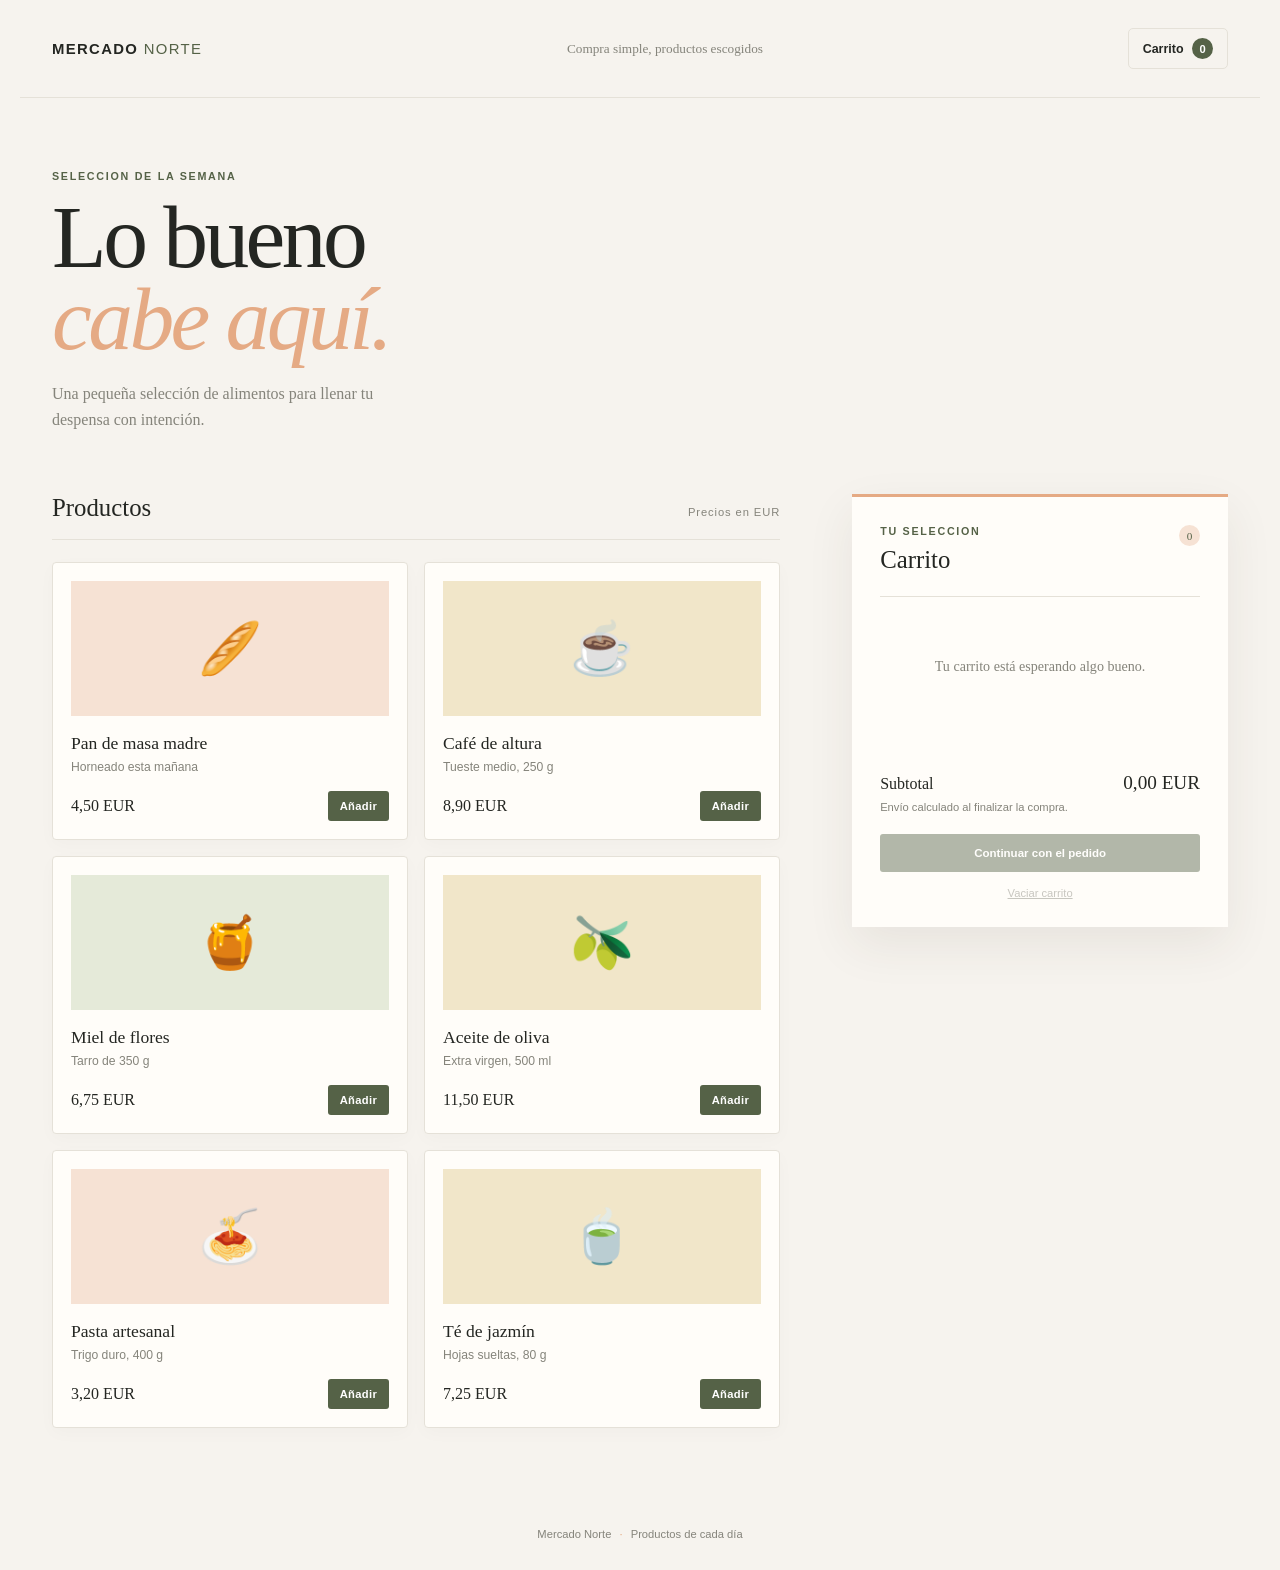
<file: cardt-1/index.html>
<!DOCTYPE html>
<html lang="es">
<head>
    <meta charset="UTF-8">
    <meta name="viewport" content="width=device-width, initial-scale=1.0">
    <meta name="theme-color" content="#f6f3ee">
    <title>Mercado Norte | Carrito</title>
    <link rel="stylesheet" href="main.css">
</head>
<body>
    <header class="site-header">
        <a class="brand" href="index.html" aria-label="Mercado Norte, inicio">MERCADO <span>NORTE</span></a>
        <div class="header-note">Compra simple, productos escogidos</div>
        <button class="cart-jump" id="cart-jump" type="button" aria-label="Ver carrito">
            Carrito <span id="cart-count">0</span>
        </button>
    </header>

    <main class="page-shell">
        <section class="intro" aria-labelledby="page-title">
            <p class="eyebrow">SELECCION DE LA SEMANA</p>
            <h1 id="page-title">Lo bueno<br><em>cabe aquí.</em></h1>
            <p class="intro-copy">Una pequeña selección de alimentos para llenar tu despensa con intención.</p>
        </section>

        <div class="shop-layout">
            <section class="products-panel" aria-labelledby="products-title">
                <div class="section-heading">
                    <h2 id="products-title">Productos</h2>
                    <span>Precios en EUR</span>
                </div>
                <div class="product-grid" id="product-grid"></div>
            </section>

            <aside class="cart-panel" id="cart-panel" aria-labelledby="cart-title">
                <div class="cart-heading">
                    <div>
                        <p class="eyebrow">TU SELECCION</p>
                        <h2 id="cart-title">Carrito</h2>
                    </div>
                    <span class="cart-badge" id="cart-badge">0</span>
                </div>
                <div class="cart-items" id="cart-items" aria-live="polite"></div>
                <div class="cart-summary">
                    <div><span>Subtotal</span><strong id="cart-total">0,00 EUR</strong></div>
                    <p>Envío calculado al finalizar la compra.</p>
                    <button class="checkout-button" id="checkout-button" type="button" disabled>Continuar con el pedido</button>
                    <button class="clear-button" id="clear-cart" type="button" disabled>Vaciar carrito</button>
                </div>
            </aside>
        </div>
    </main>

    <footer class="site-footer">Mercado Norte <span>·</span> Productos de cada día</footer>
    <script src="script.js"></script>
</body>
</html>
</file>
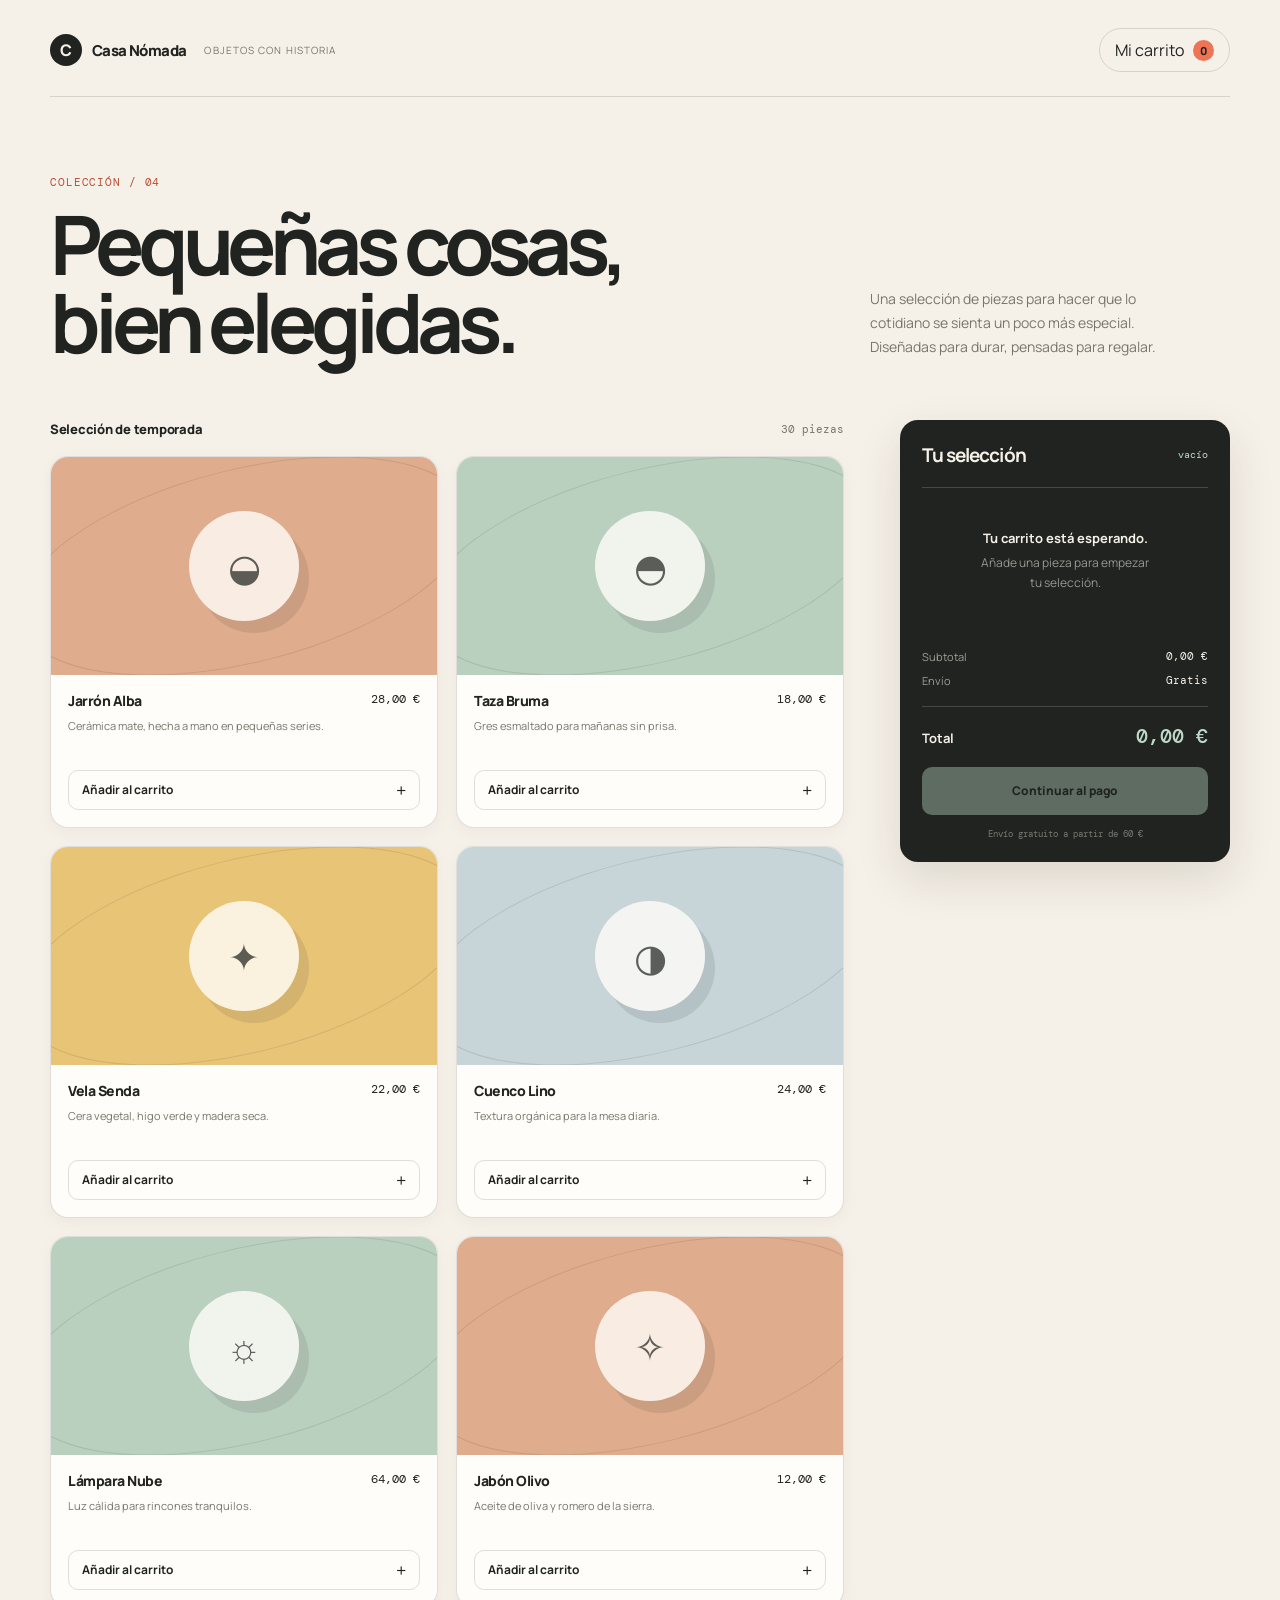
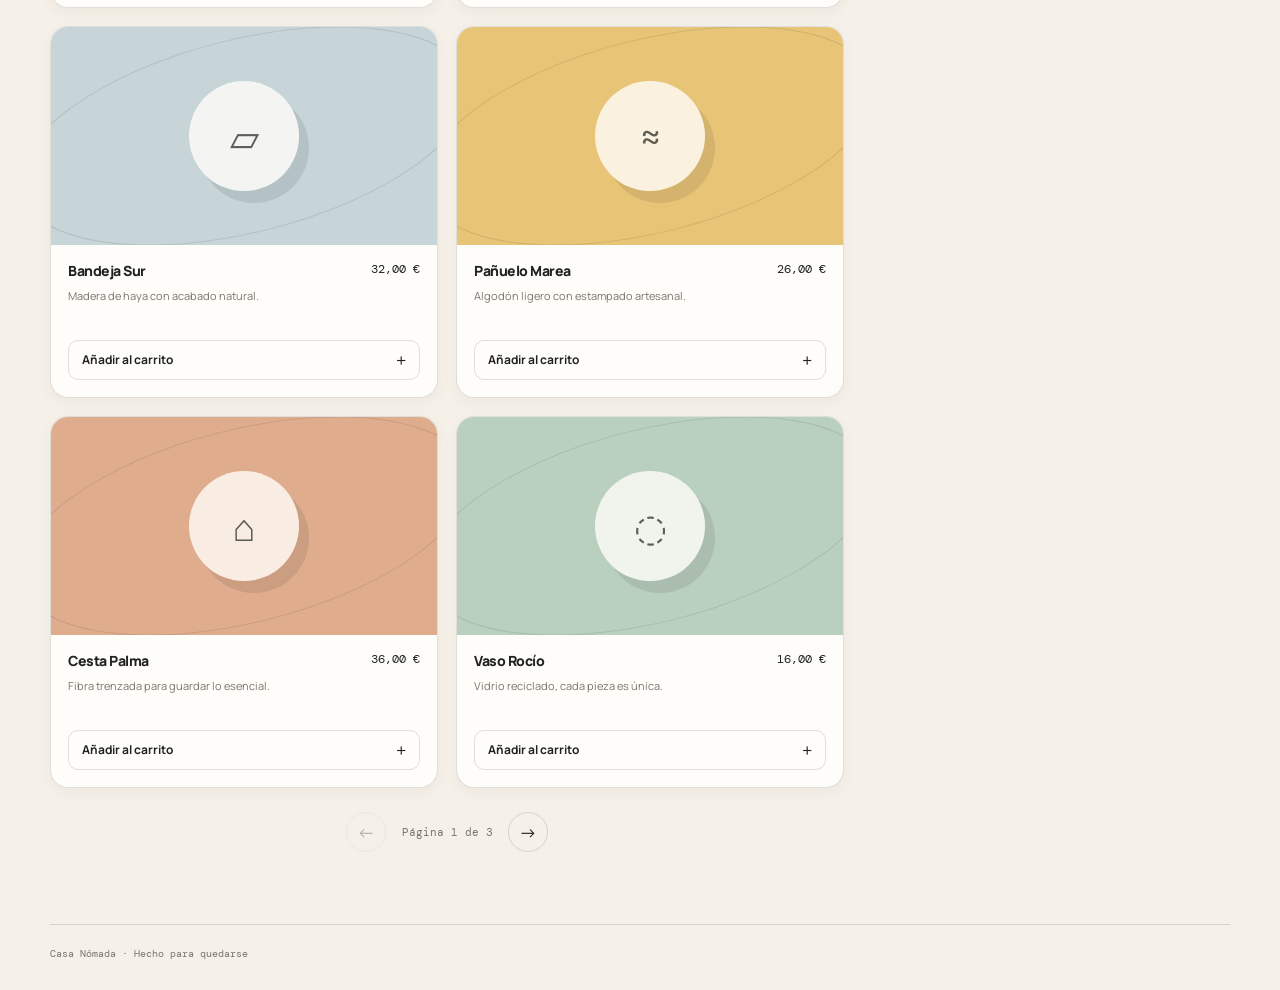
<file: cart-3/index.html>
<!doctype html>
<html lang="es">
<head>
  <meta charset="UTF-8">
  <meta name="viewport" content="width=device-width, initial-scale=1.0">
  <meta name="theme-color" content="#f5f0e8">
  <title>Casa Nómada | Carrito</title>
  <style>
    @import url('https://fonts.googleapis.com/css2?family=DM+Mono:wght@400;500&family=Manrope:wght@400;500;600;700;800&display=swap');

    :root {
      --paper: #f5f0e8;
      --paper-deep: #e9e0d4;
      --ink: #20231f;
      --muted: #77766d;
      --line: rgba(32, 35, 31, .14);
      --accent: #ed7455;
      --accent-dark: #b94f36;
      --mint: #bfd9c8;
      --white: #fffdf9;
      --shadow: 0 18px 45px rgba(71, 53, 38, .13);
      --radius: 18px;
    }

    * { box-sizing: border-box; }
    html { scroll-behavior: smooth; }
    body {
      margin: 0;
      color: var(--ink);
      background: var(--paper);
      font-family: 'Manrope', sans-serif;
      -webkit-font-smoothing: antialiased;
    }
    button { font: inherit; }
    .shell { width: min(1180px, calc(100% - 48px)); margin: 0 auto; }

    header {
      display: flex;
      align-items: center;
      justify-content: space-between;
      padding: 28px 0 24px;
      border-bottom: 1px solid var(--line);
    }
    .brand { display: flex; align-items: center; gap: 10px; text-decoration: none; color: var(--ink); }
    .brand-mark {
      display: grid;
      place-items: center;
      width: 32px;
      height: 32px;
      color: var(--paper);
      background: var(--ink);
      border-radius: 50%;
      font-size: 16px;
      font-weight: 800;
    }
    .brand-name { font-size: 15px; font-weight: 800; letter-spacing: -.04em; }
    .brand-note { margin-left: 8px; color: var(--muted); font-size: 10px; letter-spacing: .11em; text-transform: uppercase; }
    .cart-button {
      display: inline-flex;
      align-items: center;
      gap: 9px;
      min-height: 44px;
      padding: 0 15px;
      color: var(--ink);
      border: 1px solid var(--line);
      border-radius: 999px;
      background: transparent;
      cursor: pointer;
      transition: background 180ms ease, transform 120ms ease;
    }
    .cart-button:hover { background: var(--white); }
    .cart-button:active { transform: scale(.97); }
    .cart-count { display: grid; place-items: center; min-width: 21px; height: 21px; padding: 0 5px; background: var(--accent); border-radius: 50%; font-size: 11px; font-weight: 800; }

    .intro { display: grid; grid-template-columns: minmax(0, 1fr) minmax(250px, 360px); gap: 40px; align-items: end; padding: 78px 0 58px; }
    .eyebrow { margin: 0 0 17px; color: var(--accent-dark); font-family: 'DM Mono', monospace; font-size: 11px; letter-spacing: .08em; text-transform: uppercase; }
    h1 { max-width: 680px; margin: 0; font-size: clamp(42px, 7vw, 82px); line-height: .95; letter-spacing: -.075em; text-wrap: balance; }
    .intro-copy { max-width: 310px; margin: 0 0 3px; color: var(--muted); font-size: 14px; line-height: 1.7; text-wrap: pretty; }

    .shop-layout { display: grid; grid-template-columns: minmax(0, 1fr) 330px; gap: 56px; align-items: start; padding-bottom: 72px; }
    .section-label { display: flex; align-items: center; justify-content: space-between; margin-bottom: 18px; }
    .section-label h2 { margin: 0; font-size: 13px; font-weight: 800; letter-spacing: -.02em; }
    .section-label span { color: var(--muted); font-family: 'DM Mono', monospace; font-size: 11px; }
    .product-grid { display: grid; grid-template-columns: repeat(2, minmax(0, 1fr)); gap: 18px; }
    .pagination { display: flex; align-items: center; justify-content: center; gap: 15px; margin-top: 24px; }
    .page-button { display: grid; place-items: center; width: 40px; height: 40px; padding: 0; color: var(--ink); border: 1px solid var(--line); border-radius: 50%; background: transparent; cursor: pointer; font-size: 18px; transition: color 160ms ease, background 160ms ease, transform 120ms ease; }
    .page-button:hover:not(:disabled) { color: var(--white); background: var(--ink); }
    .page-button:active:not(:disabled) { transform: scale(.96); }
    .page-button:disabled { cursor: not-allowed; opacity: .3; }
    .page-status { min-width: 92px; color: var(--muted); font-family: 'DM Mono', monospace; font-size: 11px; text-align: center; }
    .product-card { overflow: hidden; border: 1px solid var(--line); border-radius: var(--radius); background: var(--white); box-shadow: 0 5px 16px rgba(71, 53, 38, .04); transition: transform 220ms cubic-bezier(.23,1,.32,1), box-shadow 220ms ease; }
    .product-card:hover { transform: translateY(-4px); box-shadow: var(--shadow); }
    .product-art { position: relative; display: grid; place-items: center; min-height: 218px; overflow: hidden; }
    .product-art::after { content: ''; position: absolute; inset: 12px; border: 1px solid rgba(32,35,31,.11); border-radius: 50%; transform: rotate(-14deg) scaleX(1.28); }
    .art-terracotta { background: #dfad8e; }
    .art-sage { background: #bad0bf; }
    .art-sun { background: #e8c477; }
    .art-cloud { background: #c7d5d8; }
    .object { position: relative; z-index: 1; display: grid; place-items: center; width: 110px; height: 110px; border-radius: 50%; color: rgba(32,35,31,.72); background: rgba(255,253,249,.8); box-shadow: 10px 12px 0 rgba(32,35,31,.1); font-size: 38px; }
    .product-info { padding: 16px 17px 17px; }
    .product-meta { display: flex; justify-content: space-between; gap: 12px; margin-bottom: 7px; }
    .product-name { margin: 0; font-size: 14px; font-weight: 800; letter-spacing: -.035em; }
    .product-price { font-family: 'DM Mono', monospace; font-size: 12px; white-space: nowrap; }
    .product-desc { min-height: 38px; margin: 0 0 15px; color: var(--muted); font-size: 11px; line-height: 1.55; }
    .add-button { display: flex; align-items: center; justify-content: space-between; width: 100%; min-height: 40px; padding: 0 13px; color: var(--ink); border: 1px solid var(--line); border-radius: 10px; background: transparent; cursor: pointer; font-size: 12px; font-weight: 700; transition: color 160ms ease, background 160ms ease, border-color 160ms ease; }
    .add-button:hover { color: var(--white); border-color: var(--ink); background: var(--ink); }
    .add-button:active { transform: scale(.98); }
    .add-button span { font-size: 18px; font-weight: 400; line-height: 1; }

    .cart-panel { position: sticky; top: 24px; padding: 21px; border: 1px solid var(--line); border-radius: var(--radius); background: var(--ink); color: var(--paper); box-shadow: var(--shadow); }
    .cart-heading { display: flex; align-items: center; justify-content: space-between; padding-bottom: 19px; border-bottom: 1px solid rgba(245,240,232,.18); }
    .cart-heading h2 { margin: 0; font-size: 19px; letter-spacing: -.05em; }
    .cart-heading span { color: var(--mint); font-family: 'DM Mono', monospace; font-size: 10px; }
    .cart-items { min-height: 144px; padding: 8px 0; }
    .empty-cart { display: grid; place-items: center; min-height: 128px; color: rgba(245,240,232,.56); text-align: center; font-size: 12px; line-height: 1.6; }
    .empty-cart strong { display: block; margin-bottom: 5px; color: var(--paper); font-size: 13px; }
    .cart-item { display: grid; grid-template-columns: 42px minmax(0, 1fr) auto; gap: 11px; align-items: center; padding: 13px 0; border-bottom: 1px solid rgba(245,240,232,.12); animation: rise 220ms ease-out both; }
    .cart-thumb { display: grid; place-items: center; width: 42px; height: 42px; border-radius: 9px; color: rgba(32,35,31,.7); font-size: 20px; }
    .cart-item-name { margin: 0 0 3px; color: var(--paper); font-size: 11px; font-weight: 700; }
    .cart-item-price { color: rgba(245,240,232,.52); font-family: 'DM Mono', monospace; font-size: 10px; }
    .quantity { display: flex; align-items: center; gap: 7px; margin-top: 7px; }
    .quantity button { display: grid; place-items: center; width: 23px; height: 23px; padding: 0; color: var(--paper); border: 1px solid rgba(245,240,232,.3); border-radius: 50%; background: transparent; cursor: pointer; line-height: 1; }
    .quantity button:hover { background: rgba(245,240,232,.15); }
    .quantity span { min-width: 10px; color: var(--paper); font-family: 'DM Mono', monospace; font-size: 10px; text-align: center; }
    .cart-item-total { align-self: start; padding-top: 3px; font-family: 'DM Mono', monospace; font-size: 11px; }
    .summary { padding-top: 17px; }
    .summary-line { display: flex; justify-content: space-between; margin-bottom: 9px; color: rgba(245,240,232,.6); font-size: 11px; }
    .summary-line strong { color: var(--paper); font-family: 'DM Mono', monospace; font-weight: 400; }
    .summary-total { display: flex; align-items: baseline; justify-content: space-between; margin: 18px 0 18px; padding-top: 16px; border-top: 1px solid rgba(245,240,232,.18); }
    .summary-total span { font-size: 13px; font-weight: 700; }
    .summary-total strong { color: var(--mint); font-family: 'DM Mono', monospace; font-size: 20px; font-weight: 500; }
    .checkout-button { width: 100%; min-height: 48px; border: 0; border-radius: 10px; color: var(--ink); background: var(--mint); cursor: pointer; font-size: 12px; font-weight: 800; transition: background 180ms ease, transform 120ms ease; }
    .checkout-button:hover { background: #d7ebdc; }
    .checkout-button:active { transform: scale(.98); }
    .checkout-button:disabled { cursor: not-allowed; opacity: .4; }
    .shipping-note { margin: 13px 0 0; color: rgba(245,240,232,.42); font-family: 'DM Mono', monospace; font-size: 9px; text-align: center; }
    footer { padding: 22px 0 30px; border-top: 1px solid var(--line); color: var(--muted); font-family: 'DM Mono', monospace; font-size: 10px; }

    @keyframes rise { from { opacity: 0; transform: translateY(5px); } to { opacity: 1; transform: translateY(0); } }
    @media (max-width: 820px) {
      .intro { grid-template-columns: 1fr; gap: 23px; padding: 58px 0 42px; }
      .intro-copy { max-width: 460px; }
      .shop-layout { grid-template-columns: 1fr; gap: 38px; }
      .cart-panel { position: static; }
    }
    @media (max-width: 560px) {
      .shell { width: min(100% - 30px, 1180px); }
      header { padding-top: 18px; }
      .brand-note { display: none; }
      h1 { font-size: 48px; }
      .product-grid { grid-template-columns: 1fr; }
      .product-art { min-height: 190px; }
    }
    @media (prefers-reduced-motion: reduce) {
      *, *::before, *::after { scroll-behavior: auto !important; animation-duration: .01ms !important; transition-duration: .01ms !important; }
    }
  </style>
</head>
<body>
  <div class="shell">
    <header>
      <a class="brand" href="#productos" aria-label="Casa Nómada, inicio">
        <span class="brand-mark">C</span>
        <span class="brand-name">Casa Nómada</span>
        <span class="brand-note">objetos con historia</span>
      </a>
      <button class="cart-button" id="cartButton" type="button" aria-label="Ver carrito">
        <span>Mi carrito</span>
        <span class="cart-count" id="cartCount">0</span>
      </button>
    </header>

    <main>
      <section class="intro" aria-labelledby="page-title">
        <div>
          <p class="eyebrow">Colección / 04</p>
          <h1>Pequeñas cosas,<br>bien elegidas.</h1>
        </div>
        <p class="intro-copy">Una selección de piezas para hacer que lo cotidiano se sienta un poco más especial. Diseñadas para durar, pensadas para regalar.</p>
      </section>

      <section class="shop-layout" id="productos" aria-label="Catálogo y carrito">
        <div>
          <div class="section-label">
            <h2>Selección de temporada</h2>
            <span id="productCount">04 piezas</span>
          </div>
          <div class="product-grid" id="productGrid"></div>
          <nav class="pagination" aria-label="Paginación de productos">
            <button class="page-button" id="previousPage" type="button" aria-label="Página anterior" disabled>←</button>
            <span class="page-status" id="pageStatus">Página 1 de 3</span>
            <button class="page-button" id="nextPage" type="button" aria-label="Página siguiente">→</button>
          </nav>
        </div>

        <aside class="cart-panel" id="carrito" aria-labelledby="cart-title">
          <div class="cart-heading">
            <h2 id="cart-title">Tu selección</h2>
            <span id="cartStatus">vacío</span>
          </div>
          <div class="cart-items" id="cartItems"></div>
          <div class="summary">
            <div class="summary-line"><span>Subtotal</span><strong id="subtotal">€0,00</strong></div>
            <div class="summary-line"><span>Envío</span><strong id="shipping">Gratis</strong></div>
            <div class="summary-total"><span>Total</span><strong id="total">€0,00</strong></div>
            <button class="checkout-button" id="checkoutButton" type="button" disabled>Continuar al pago</button>
            <p class="shipping-note">Envío gratuito a partir de 60 €</p>
          </div>
        </aside>
      </section>
    </main>

    <footer>Casa Nómada · Hecho para quedarse</footer>
  </div>

  <script>
    const products = [
      { id: 1, name: 'Jarrón Alba', price: 28, description: 'Cerámica mate, hecha a mano en pequeñas series.', emoji: '◒', art: 'art-terracotta' },
      { id: 2, name: 'Taza Bruma', price: 18, description: 'Gres esmaltado para mañanas sin prisa.', emoji: '◓', art: 'art-sage' },
      { id: 3, name: 'Vela Senda', price: 22, description: 'Cera vegetal, higo verde y madera seca.', emoji: '✦', art: 'art-sun' },
      { id: 4, name: 'Cuenco Lino', price: 24, description: 'Textura orgánica para la mesa diaria.', emoji: '◑', art: 'art-cloud' },
      { id: 5, name: 'Lámpara Nube', price: 64, description: 'Luz cálida para rincones tranquilos.', emoji: '☼', art: 'art-sage' },
      { id: 6, name: 'Jabón Olivo', price: 12, description: 'Aceite de oliva y romero de la sierra.', emoji: '✧', art: 'art-terracotta' },
      { id: 7, name: 'Bandeja Sur', price: 32, description: 'Madera de haya con acabado natural.', emoji: '▱', art: 'art-cloud' },
      { id: 8, name: 'Pañuelo Marea', price: 26, description: 'Algodón ligero con estampado artesanal.', emoji: '≈', art: 'art-sun' },
      { id: 9, name: 'Cesta Palma', price: 36, description: 'Fibra trenzada para guardar lo esencial.', emoji: '⌂', art: 'art-terracotta' },
      { id: 10, name: 'Vaso Rocío', price: 16, description: 'Vidrio reciclado, cada pieza es única.', emoji: '◌', art: 'art-sage' },
      { id: 11, name: 'Cuaderno Sal', price: 14, description: 'Papel reciclado para ideas que empiezan.', emoji: '▤', art: 'art-cloud' },
      { id: 12, name: 'Cuchara Olmo', price: 11, description: 'Madera suave, tallada a mano.', emoji: '⌁', art: 'art-sun' },
      { id: 13, name: 'Bol Algodón', price: 21, description: 'Cerámica clara para desayunos lentos.', emoji: '◡', art: 'art-sage' },
      { id: 14, name: 'Espejo Sol', price: 48, description: 'Marco redondo en latón envejecido.', emoji: '☉', art: 'art-sun' },
      { id: 15, name: 'Aceite Laurel', price: 19, description: 'Aroma verde para pequeños rituales.', emoji: '❋', art: 'art-terracotta' },
      { id: 16, name: 'Cojín Loma', price: 38, description: 'Lino lavado en tono piedra.', emoji: '▦', art: 'art-cloud' },
      { id: 17, name: 'Maceta Tierra', price: 25, description: 'Barro poroso para plantas pequeñas.', emoji: '♧', art: 'art-terracotta' },
      { id: 18, name: 'Copa Duna', price: 17, description: 'Cristal fino para brindar cualquier día.', emoji: '♢', art: 'art-sun' },
      { id: 19, name: 'Piedra Aroma', price: 15, description: 'Difusor mineral con esencia de cedro.', emoji: '◆', art: 'art-sage' },
      { id: 20, name: 'Manta Norte', price: 72, description: 'Algodón grueso para tardes de lectura.', emoji: '▧', art: 'art-cloud' },
      { id: 21, name: 'Plato Alba', price: 20, description: 'Gres esmaltado para mesas con carácter.', emoji: '◍', art: 'art-sun' },
      { id: 22, name: 'Florero Río', price: 31, description: 'Vidrio translúcido de silueta irregular.', emoji: '❈', art: 'art-sage' },
      { id: 23, name: 'Pincel Fuego', price: 13, description: 'Fibra natural para cuidar tus objetos.', emoji: '⌇', art: 'art-terracotta' },
      { id: 24, name: 'Caja Mimbre', price: 29, description: 'Almacenaje ligero con tapa tejida.', emoji: '▣', art: 'art-cloud' },
      { id: 25, name: 'Sábana Brisa', price: 58, description: 'Lino fresco para dormir mejor.', emoji: '⌂', art: 'art-sage' },
      { id: 26, name: 'Candelabro Aura', price: 44, description: 'Metal esmaltado para una luz íntima.', emoji: '✺', art: 'art-sun' },
      { id: 27, name: 'Peine Raíz', price: 10, description: 'Madera de nogal, suave y duradera.', emoji: '≋', art: 'art-terracotta' },
      { id: 28, name: 'Jarra Valle', price: 35, description: 'Cerámica robusta para agua fresca.', emoji: '◔', art: 'art-cloud' },
      { id: 29, name: 'Bolsa Trigo', price: 27, description: 'Lona resistente para llevar a diario.', emoji: '⊙', art: 'art-sage' },
      { id: 30, name: 'Marco Horizonte', price: 42, description: 'Madera oscura para tus imágenes favoritas.', emoji: '⊞', art: 'art-sun' }
    ];
    const productsPerPage = 10;
    let currentPage = 1;
    const totalPages = Math.ceil(products.length / productsPerPage);
    const cart = {};
    const euro = new Intl.NumberFormat('es-ES', { style: 'currency', currency: 'EUR' });
    const productGrid = document.querySelector('#productGrid');
    const cartItems = document.querySelector('#cartItems');

    function renderProducts() {
      const start = (currentPage - 1) * productsPerPage;
      const visibleProducts = products.slice(start, start + productsPerPage);
      productGrid.innerHTML = visibleProducts.map(product => `
        <article class="product-card">
          <div class="product-art ${product.art}" aria-hidden="true"><div class="object">${product.emoji}</div></div>
          <div class="product-info">
            <div class="product-meta"><h3 class="product-name">${product.name}</h3><span class="product-price">${euro.format(product.price)}</span></div>
            <p class="product-desc">${product.description}</p>
            <button class="add-button" type="button" data-add="${product.id}">Añadir al carrito <span>+</span></button>
          </div>
        </article>`).join('');
      document.querySelector('#pageStatus').textContent = `Página ${currentPage} de ${totalPages}`;
      document.querySelector('#previousPage').disabled = currentPage === 1;
      document.querySelector('#nextPage').disabled = currentPage === totalPages;
      document.querySelector('#productCount').textContent = `${products.length.toString().padStart(2, '0')} piezas`;
    }

    function renderCart() {
      const entries = Object.entries(cart).filter(([, quantity]) => quantity > 0);
      const itemCount = entries.reduce((sum, [, quantity]) => sum + quantity, 0);
      const subtotal = entries.reduce((sum, [id, quantity]) => sum + products.find(product => product.id === Number(id)).price * quantity, 0);
      document.querySelector('#cartCount').textContent = itemCount;
      document.querySelector('#cartStatus').textContent = itemCount ? `${itemCount} ${itemCount === 1 ? 'pieza' : 'piezas'}` : 'vacío';
      document.querySelector('#subtotal').textContent = euro.format(subtotal);
      document.querySelector('#total').textContent = euro.format(subtotal);
      document.querySelector('#checkoutButton').disabled = itemCount === 0;

      if (!entries.length) {
        cartItems.innerHTML = '<div class="empty-cart"><div><strong>Tu carrito está esperando.</strong>Añade una pieza para empezar<br>tu selección.</div></div>';
        return;
      }
      cartItems.innerHTML = entries.map(([id, quantity]) => {
        const product = products.find(item => item.id === Number(id));
        return `<div class="cart-item">
          <div class="cart-thumb ${product.art}" aria-hidden="true">${product.emoji}</div>
          <div><p class="cart-item-name">${product.name}</p><span class="cart-item-price">${euro.format(product.price)} / ud.</span>
            <div class="quantity"><button type="button" data-action="decrease" data-id="${product.id}" aria-label="Quitar una unidad de ${product.name}">−</button><span>${quantity}</span><button type="button" data-action="increase" data-id="${product.id}" aria-label="Añadir una unidad de ${product.name}">+</button></div>
          </div>
          <span class="cart-item-total">${euro.format(product.price * quantity)}</span>
        </div>`;
      }).join('');
    }

    productGrid.addEventListener('click', event => {
      const button = event.target.closest('[data-add]');
      if (!button) return;
      const id = button.dataset.add;
      cart[id] = (cart[id] || 0) + 1;
      renderCart();
    });
    cartItems.addEventListener('click', event => {
      const button = event.target.closest('[data-action]');
      if (!button) return;
      const id = button.dataset.id;
      cart[id] = (cart[id] || 0) + (button.dataset.action === 'increase' ? 1 : -1);
      if (cart[id] <= 0) delete cart[id];
      renderCart();
    });
    document.querySelector('#previousPage').addEventListener('click', () => {
      if (currentPage === 1) return;
      currentPage -= 1;
      renderProducts();
    });
    document.querySelector('#nextPage').addEventListener('click', () => {
      if (currentPage === totalPages) return;
      currentPage += 1;
      renderProducts();
    });
    document.querySelector('#cartButton').addEventListener('click', () => document.querySelector('#carrito').scrollIntoView({ behavior: 'smooth', block: 'center' }));
    document.querySelector('#checkoutButton').addEventListener('click', () => alert('¡Gracias! El siguiente paso sería completar tus datos de envío.'));

    renderProducts();
    renderCart();
  </script>
</body>
</html>
</file>
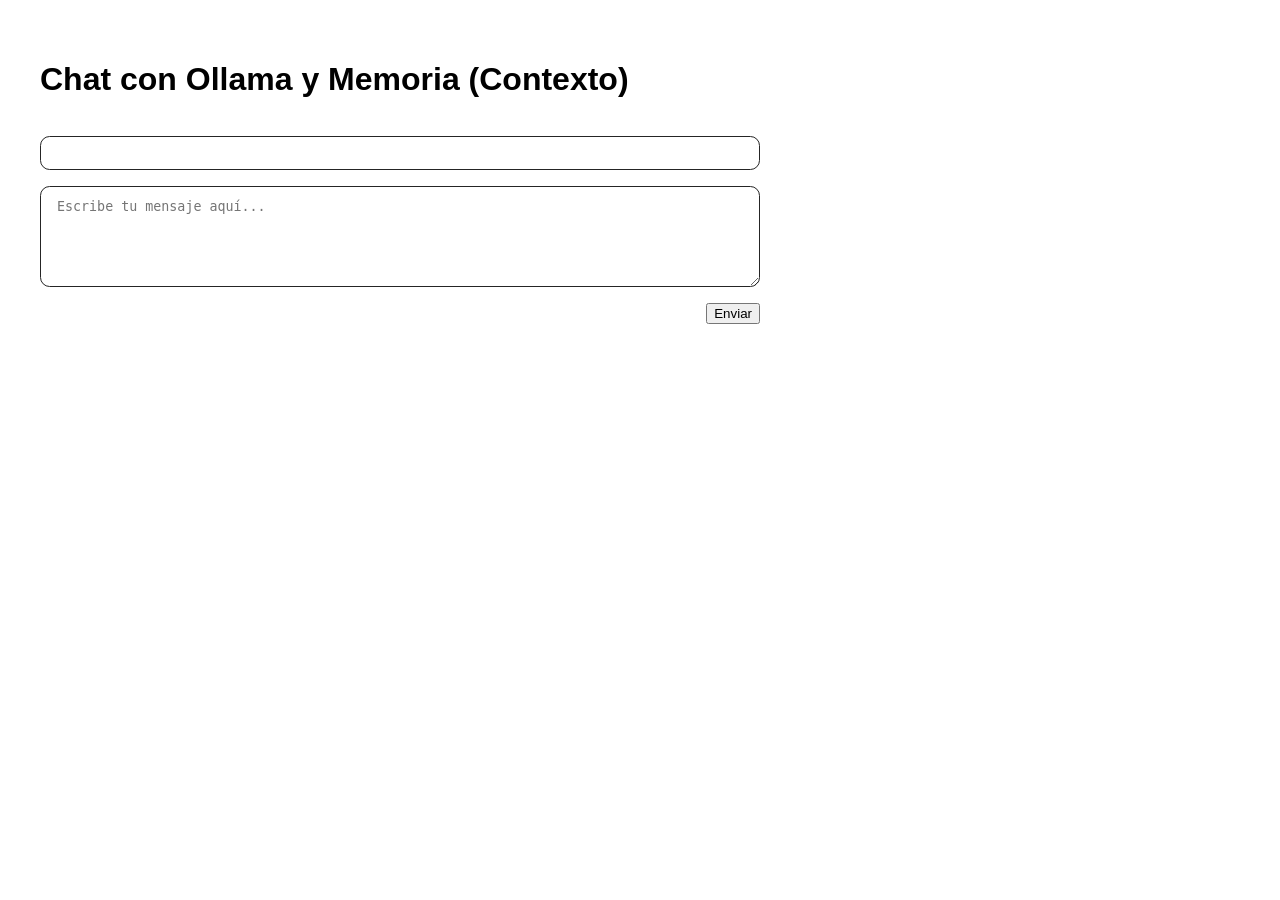
<file: chat-context/index.html>
<!DOCTYPE html>
<html lang="en">
<head>
    <meta charset="UTF-8">
    <meta name="viewport" content="width=device-width, initial-scale=1.0">
    <title>Chat con Ollama y Memoria (Contexto)</title>
    <link rel='stylesheet' href="main.css">
</head>
<body>
    
    <div class="container">
        <h1>Chat con Ollama y Memoria (Contexto)</h1>
        <div id="chat"></div>
        
        <textarea id="txtPrompt" rows="5" placeholder="Escribe tu mensaje aquí..."></textarea>
        <div class="right">
            <button id="btnSend">Enviar</button>
        </div>

        <!-- <div id="response"></div> -->
    </div>

    <script src="script.js"></script>
</body>
</html>
</file>
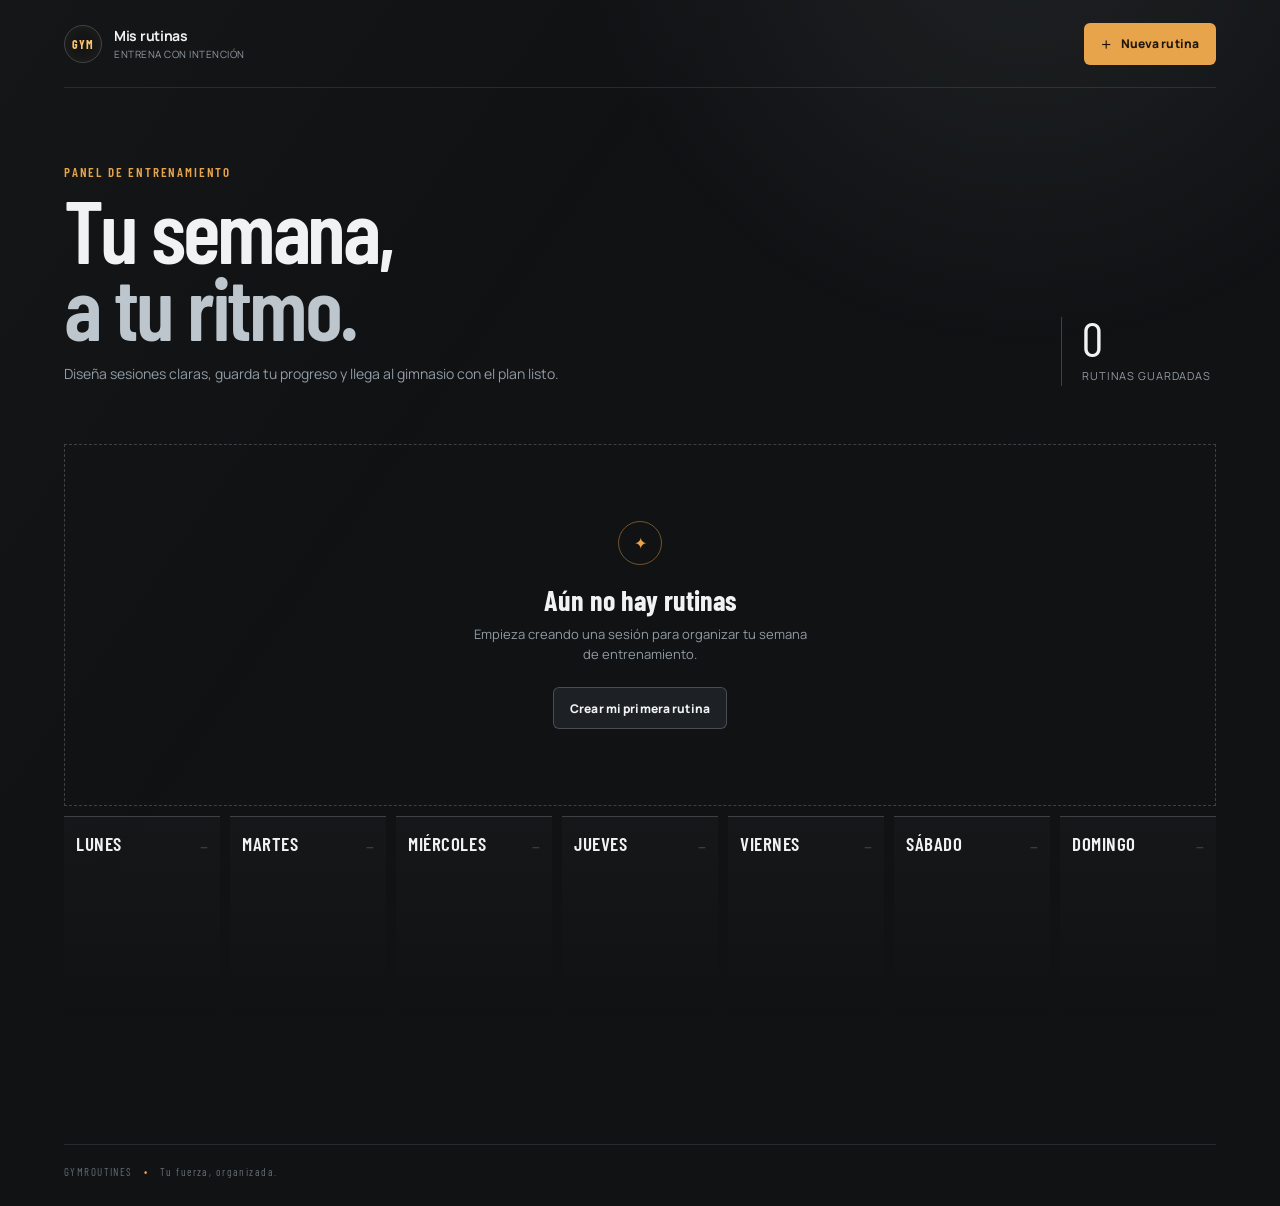
<file: gymroutines/index.html>
<!DOCTYPE html>
<html lang="es">
<head>
  <meta charset="UTF-8">
  <meta name="viewport" content="width=device-width, initial-scale=1.0">
  <meta name="theme-color" content="#101214">
  <title>Mis rutinas | Gymroutines</title>
  <link rel="stylesheet" href="styles.css">
</head>
<body>
  <div class="app-shell">
    <header class="topbar">
      <a class="brand" href="index.html" aria-label="Mis rutinas">
        <span class="brand-mark" aria-hidden="true">GYM</span>
        <span>
          <strong>Mis rutinas</strong>
          <small>Entrena con intención</small>
        </span>
      </a>
      <button class="button button-primary" id="open-modal" type="button">
        <span class="button-icon" aria-hidden="true">+</span>
        Nueva rutina
      </button>
    </header>

    <main>
      <section class="hero" aria-labelledby="page-title">
        <div>
          <p class="eyebrow">Panel de entrenamiento</p>
          <h1 id="page-title">Tu semana, <em>a tu ritmo.</em></h1>
          <p class="hero-copy">Diseña sesiones claras, guarda tu progreso y llega al gimnasio con el plan listo.</p>
        </div>
        <div class="week-stat" aria-label="Resumen de rutinas">
          <span class="stat-value" id="routine-count">0</span>
          <span class="stat-label">rutinas guardadas</span>
        </div>
      </section>

      <section class="routine-board" id="routine-board" aria-live="polite">
        <div class="empty-state" id="empty-state">
          <span class="empty-icon" aria-hidden="true">✦</span>
          <h2>Aún no hay rutinas</h2>
          <p>Empieza creando una sesión para organizar tu semana de entrenamiento.</p>
          <button class="button button-secondary" id="empty-action" type="button">Crear mi primera rutina</button>
        </div>
      </section>
    </main>

    <footer class="footer">GYMROUTINES <span>•</span> Tu fuerza, organizada.</footer>
  </div>

  <div class="modal-backdrop" id="modal" hidden>
    <section class="modal" role="dialog" aria-modal="true" aria-labelledby="modal-title">
      <div class="modal-header">
        <div>
          <p class="eyebrow">Nueva sesión</p>
          <h2 id="modal-title">Construye tu rutina</h2>
        </div>
        <button class="icon-button" id="close-modal" type="button" aria-label="Cerrar ventana">×</button>
      </div>

      <form id="routine-form">
        <div class="form-grid form-grid-top">
          <label class="field field-wide">
            <span>Nombre de la rutina</span>
            <input id="routine-name" name="routineName" type="text" placeholder="Ej. Empuje de potencia" required maxlength="60">
          </label>
          <label class="field">
            <span>Día de entrenamiento</span>
            <select id="routine-day" name="routineDay" required>
              <option value="Lunes">Lunes</option>
              <option value="Martes">Martes</option>
              <option value="Miércoles">Miércoles</option>
              <option value="Jueves">Jueves</option>
              <option value="Viernes">Viernes</option>
              <option value="Sábado">Sábado</option>
              <option value="Domingo">Domingo</option>
            </select>
          </label>
        </div>

        <div class="exercise-builder">
          <div class="section-heading">
            <div>
              <p class="eyebrow">Contenido</p>
              <h3>Añade ejercicios</h3>
            </div>
            <span class="exercise-count" id="exercise-count">0 ejercicios</span>
          </div>
          <div class="form-grid exercise-fields">
            <label class="field field-wide">
              <span>Ejercicio</span>
              <input id="exercise-name" type="text" placeholder="Ej. Press de banca">
            </label>
            <label class="field">
              <span>Series</span>
              <input id="exercise-sets" type="number" min="1" max="99" placeholder="4">
            </label>
            <label class="field">
              <span>Repeticiones</span>
              <input id="exercise-reps" type="text" placeholder="8–10">
            </label>
            <label class="field">
              <span>Descanso</span>
              <input id="exercise-rest" type="text" placeholder="90 s">
            </label>
          </div>
          <button class="button button-outline" id="add-exercise" type="button">
            <span class="button-icon" aria-hidden="true">+</span>
            Agregar ejercicio
          </button>
          <p class="form-message" id="form-message" role="alert"></p>
          <div class="pending-exercises" id="pending-exercises"></div>
        </div>

        <div class="modal-actions">
          <button class="button button-ghost" id="cancel-modal" type="button">Cancelar</button>
          <button class="button button-primary" type="submit">Guardar rutina <span aria-hidden="true">→</span></button>
        </div>
      </form>
    </section>
  </div>

  <script src="script.js"></script>
</body>
</html>
</file>
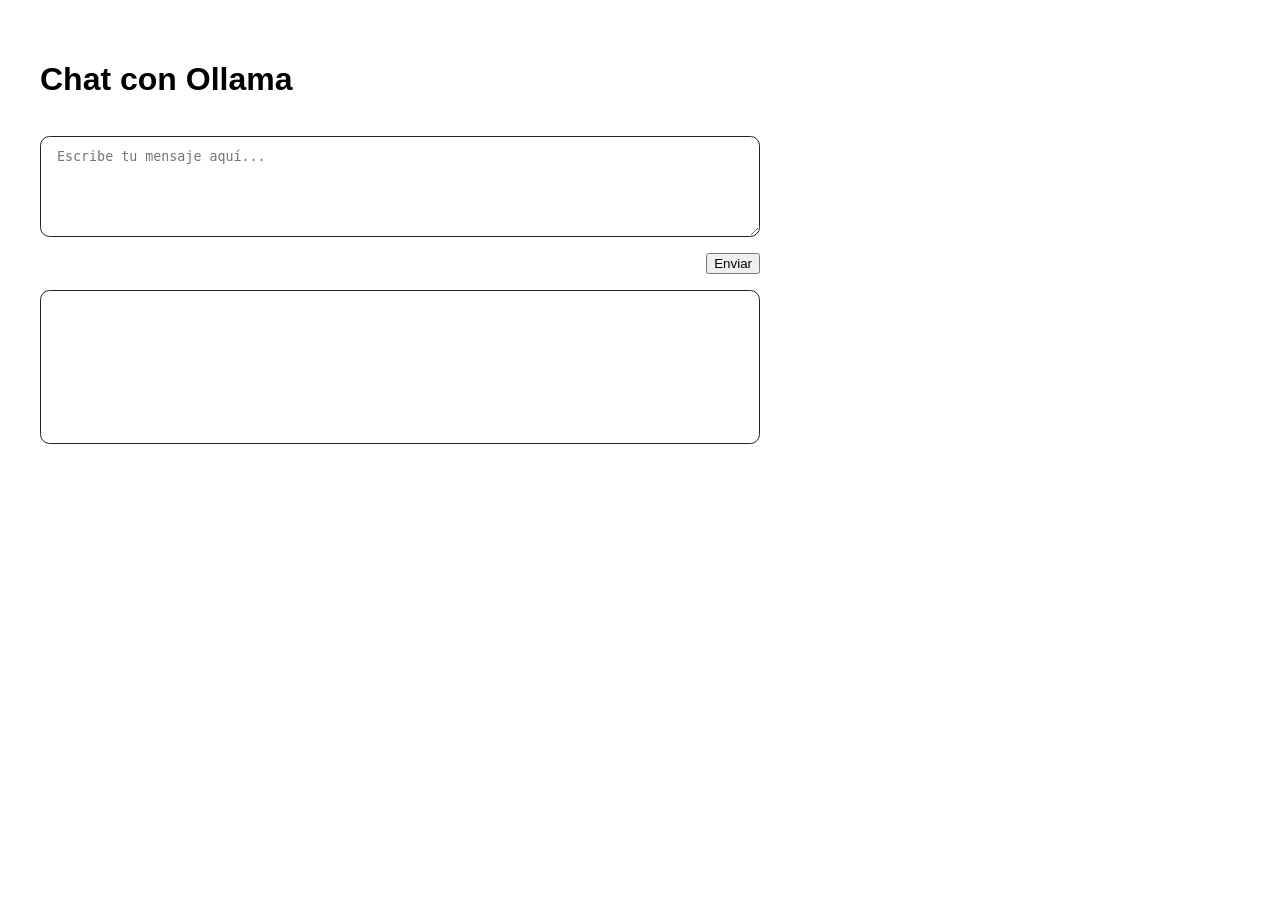
<file: proyecto-ia-local-chat/index.html>
<!DOCTYPE html>
<html lang="en">
<head>
    <meta charset="UTF-8">
    <meta name="viewport" content="width=device-width, initial-scale=1.0">
    <title>Chat con Ollama</title>
    <link rel='stylesheet' href="main.css">
</head>
<body>
    
    <div class="container">
        <h1>Chat con Ollama</h1>
        <textarea id="txtPrompt" rows="5" placeholder="Escribe tu mensaje aquí..."></textarea>
        <div class="right">
            <button id="btnSend">Enviar</button>
        </div>

        <div id="response"></div>
    </div>

    <script src="script.js"></script>
</body>
</html>
</file>
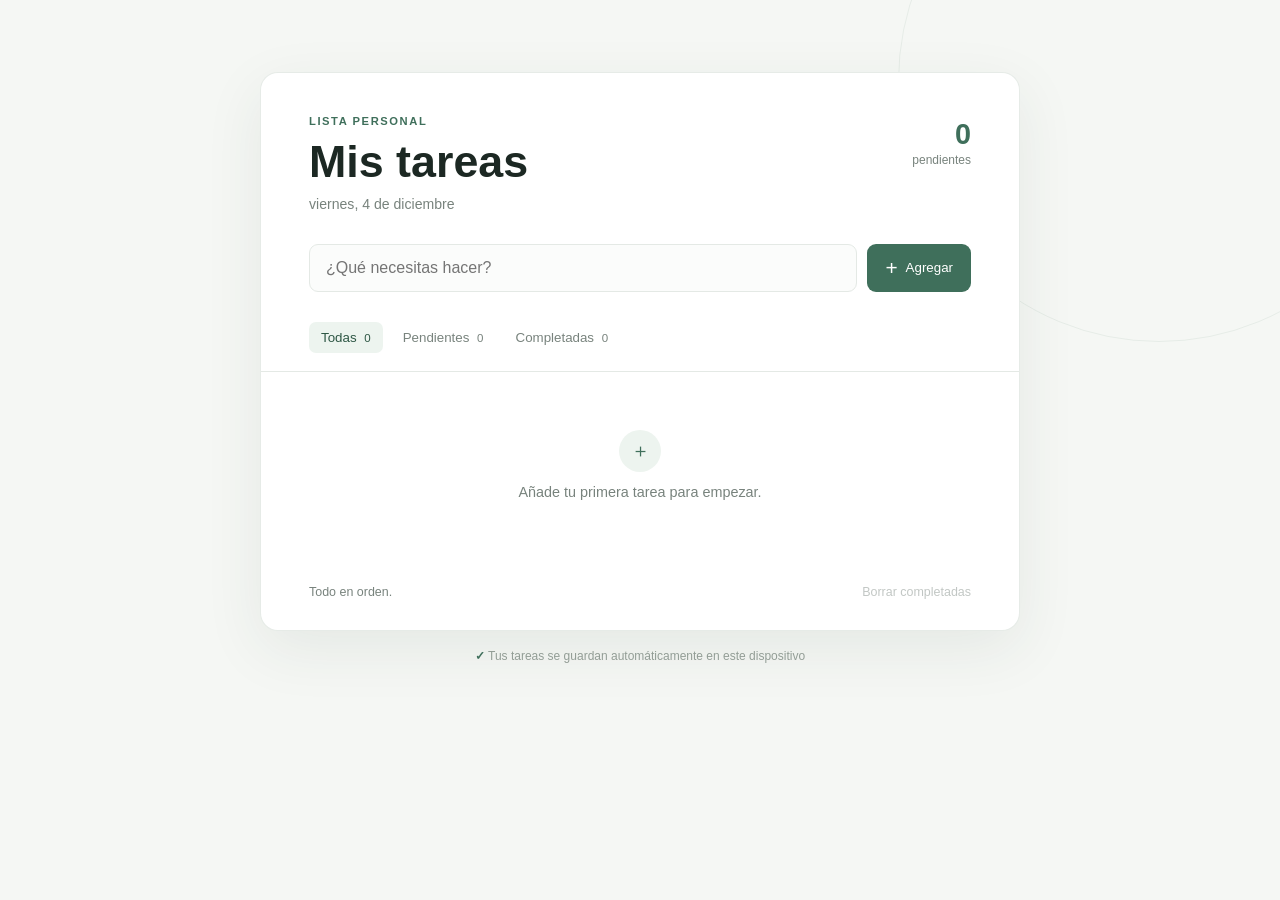
<file: todo-1/index.html>
<!DOCTYPE html>
<html lang="es">
<head>
    <meta charset="UTF-8">
    <meta name="viewport" content="width=device-width, initial-scale=1.0">
    <meta name="theme-color" content="#f5f7f4">
    <title>Tareas | Organiza tu día</title>
    <link rel="stylesheet" href="main.css">
</head>
<body>
    <main class="app-shell">
        <section class="app-card" aria-labelledby="app-title">
            <header class="app-header">
                <div>
                    <p class="eyebrow">LISTA PERSONAL</p>
                    <h1 id="app-title">Mis tareas</h1>
                    <p class="date-label" id="today-label"></p>
                </div>
                <div class="task-summary" aria-live="polite">
                    <span class="summary-number" id="pending-count">0</span>
                    <span class="summary-label">pendientes</span>
                </div>
            </header>

            <form class="task-form" id="task-form">
                <label class="sr-only" for="task-input">Nueva tarea</label>
                <input id="task-input" name="task" type="text" maxlength="120" placeholder="¿Qué necesitas hacer?" autocomplete="off" required>
                <button class="add-button" type="submit" aria-label="Agregar tarea">
                    <span aria-hidden="true">+</span>
                    <span>Agregar</span>
                </button>
            </form>

            <nav class="filters" aria-label="Filtrar tareas">
                <button class="filter-button is-active" type="button" data-filter="all">Todas <span id="all-count">0</span></button>
                <button class="filter-button" type="button" data-filter="active">Pendientes <span id="active-count">0</span></button>
                <button class="filter-button" type="button" data-filter="completed">Completadas <span id="completed-count">0</span></button>
            </nav>

            <section class="task-list" id="task-list" aria-live="polite" aria-label="Tareas">
            </section>

            <footer class="app-footer">
                <span id="footer-message">Todo en orden.</span>
                <button class="clear-button" id="clear-completed" type="button">Borrar completadas</button>
            </footer>
        </section>
        <p class="storage-note"><span aria-hidden="true">✓</span> Tus tareas se guardan automáticamente en este dispositivo</p>
    </main>

    <script src="script.js"></script>
</body>
</html>
</file>
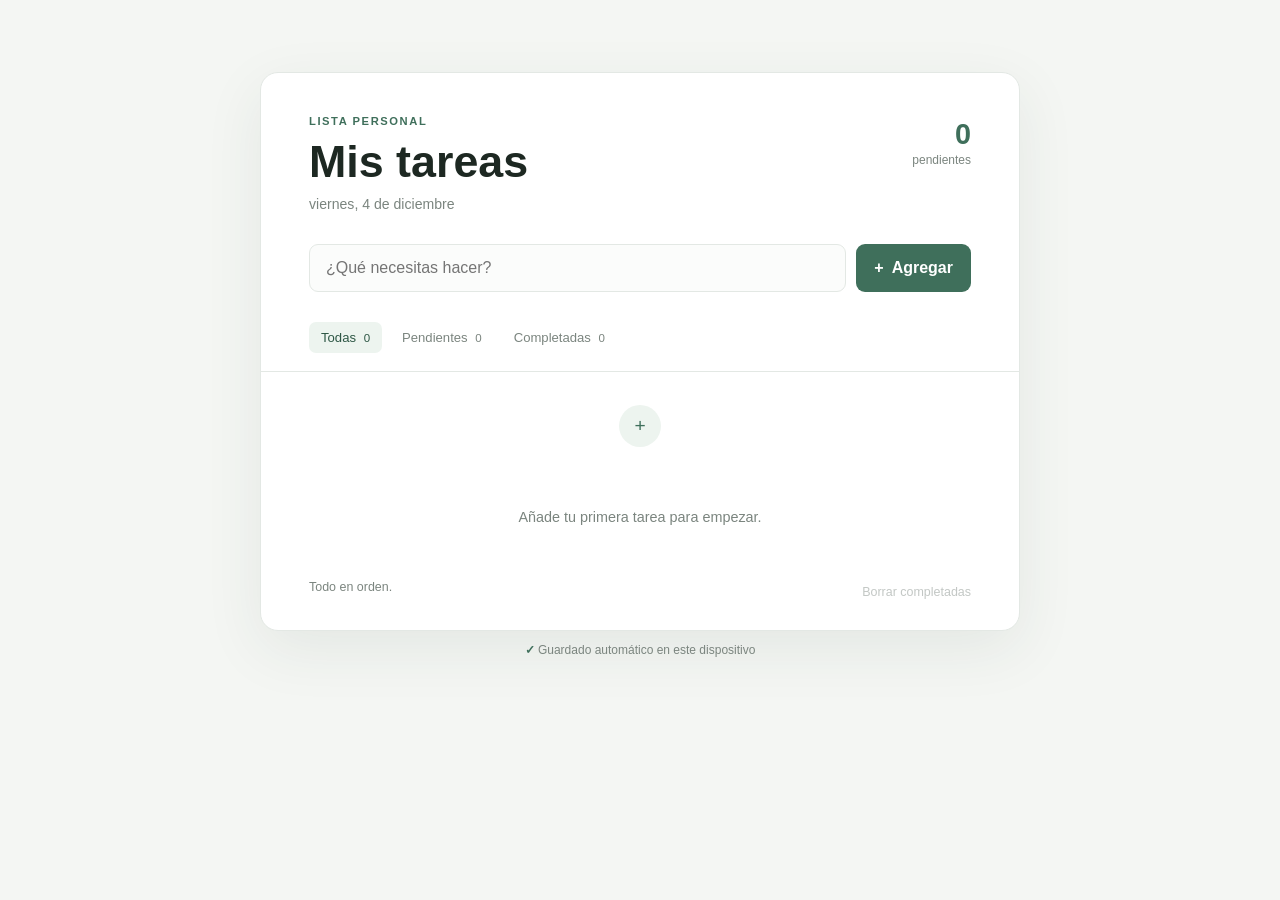
<file: todo-2/index.html>
<!DOCTYPE html>
<html lang="es">
<head>
    <meta charset="UTF-8">
    <meta name="viewport" content="width=device-width, initial-scale=1.0">
    <meta name="theme-color" content="#f4f6f3">
    <title>Mis tareas</title>
    <link rel="stylesheet" href="main.css">
</head>
<body>
    <main class="app-shell">
        <section class="app-card" aria-labelledby="app-title">
            <header class="app-header">
                <div>
                    <p class="eyebrow">LISTA PERSONAL</p>
                    <h1 id="app-title">Mis tareas</h1>
                    <p class="date-label" id="today-label"></p>
                </div>
                <div class="task-summary" aria-live="polite">
                    <strong id="pending-count">0</strong>
                    <span>pendientes</span>
                </div>
            </header>

            <form class="task-form" id="task-form">
                <label class="sr-only" for="task-input">Nueva tarea</label>
                <input id="task-input" name="task" type="text" maxlength="120" placeholder="¿Qué necesitas hacer?" autocomplete="off" required>
                <button class="add-button" type="submit"><span aria-hidden="true">+</span> Agregar</button>
            </form>

            <nav class="filters" aria-label="Filtrar tareas">
                <button class="filter-button is-active" type="button" data-filter="all">Todas <span id="all-count">0</span></button>
                <button class="filter-button" type="button" data-filter="active">Pendientes <span id="active-count">0</span></button>
                <button class="filter-button" type="button" data-filter="completed">Completadas <span id="completed-count">0</span></button>
            </nav>

            <section class="task-list" id="task-list" aria-live="polite" aria-label="Tareas"></section>

            <footer class="app-footer">
                <span id="footer-message">Todo en orden.</span>
                <button class="clear-button" id="clear-completed" type="button">Borrar completadas</button>
            </footer>
        </section>
        <p class="storage-note"><span aria-hidden="true">✓</span> Guardado automático en este dispositivo</p>
    </main>
    <script src="script.js"></script>
</body>
</html>
</file>
<file: cardt-1/main.css>
:root {
    --paper: #f6f3ee;
    --surface: #fffdf9;
    --ink: #242622;
    --muted: #85847b;
    --line: #e5e1d8;
    --olive: #556247;
    --olive-dark: #3e4934;
    --peach: #e5aa84;
    --peach-soft: #f6e2d4;
    --shadow: 0 18px 45px rgba(61, 56, 42, .08);
}

* { box-sizing: border-box; }

body {
    margin: 0;
    min-width: 320px;
    color: var(--ink);
    background: var(--paper);
    font-family: Georgia, "Times New Roman", serif;
}

button, a { font: inherit; }
button { cursor: pointer; }
.site-header { display: flex; align-items: center; gap: 28px; max-width: 1240px; margin: 0 auto; padding: 28px 32px; border-bottom: 1px solid var(--line); }
.brand { color: var(--ink); text-decoration: none; font: 700 .93rem Arial, sans-serif; letter-spacing: .09em; }
.brand span { color: var(--olive); font-weight: 400; }
.header-note { flex: 1; color: var(--muted); font-size: .83rem; text-align: center; }
.cart-jump { padding: 9px 14px; color: var(--ink); background: transparent; border: 1px solid var(--line); border-radius: 5px; font: 600 .78rem Arial, sans-serif; }
.cart-jump:hover { border-color: var(--olive); }
.cart-jump span, .cart-badge { display: inline-grid; place-items: center; min-width: 21px; height: 21px; margin-left: 5px; color: #fff; background: var(--olive); border-radius: 50%; font-size: .7rem; }
.page-shell { max-width: 1240px; margin: 0 auto; padding: 72px 32px 80px; }
.intro { max-width: 640px; margin-bottom: 62px; }
.eyebrow { margin: 0 0 14px; color: var(--olive); font: 700 .67rem Arial, sans-serif; letter-spacing: .16em; }
h1, h2, p { margin-top: 0; }
h1 { margin-bottom: 22px; font-size: clamp(3.2rem, 7vw, 6rem); font-weight: 400; line-height: .91; letter-spacing: -.04em; }
h1 em { color: var(--peach); font-weight: 400; }
.intro-copy { max-width: 360px; margin-bottom: 0; color: var(--muted); font-size: 1rem; line-height: 1.6; }
.shop-layout { display: grid; grid-template-columns: minmax(0, 1.55fr) minmax(320px, .8fr); gap: 72px; align-items: start; }
.section-heading { display: flex; align-items: baseline; justify-content: space-between; margin-bottom: 22px; border-bottom: 1px solid var(--line); }
h2 { margin-bottom: 17px; font-size: 1.55rem; font-weight: 400; }
.section-heading span { color: var(--muted); font: .7rem Arial, sans-serif; letter-spacing: .08em; }
.product-grid { display: grid; grid-template-columns: repeat(2, minmax(0, 1fr)); gap: 16px; }
.product-card { display: flex; flex-direction: column; min-height: 278px; padding: 18px; background: var(--surface); border: 1px solid var(--line); border-radius: 4px; box-shadow: 0 5px 18px rgba(61, 56, 42, .025); transition: transform 160ms ease, box-shadow 160ms ease; }
.product-card:hover { transform: translateY(-3px); box-shadow: var(--shadow); }
.product-art { display: grid; place-items: center; height: 135px; margin-bottom: 17px; background: var(--peach-soft); font-size: 3.2rem; }
.product-card:nth-child(3n) .product-art { background: #e5ead9; }
.product-card:nth-child(2n) .product-art { background: #f1e6c9; }
.product-name { margin: 0 0 5px; font-size: 1.1rem; font-weight: 400; }
.product-description { flex: 1; margin-bottom: 15px; color: var(--muted); font: .76rem Arial, sans-serif; line-height: 1.4; }
.product-bottom { display: flex; align-items: center; justify-content: space-between; gap: 12px; }
.price { font-size: 1rem; }
.add-button { padding: 9px 12px; color: #fff; background: var(--olive); border: 0; border-radius: 3px; font: 700 .7rem Arial, sans-serif; letter-spacing: .03em; }
.add-button:hover, .checkout-button:hover:not(:disabled) { background: var(--olive-dark); }
.cart-panel { position: sticky; top: 20px; padding: 28px; background: var(--surface); border-top: 3px solid var(--peach); box-shadow: var(--shadow); }
.cart-heading { display: flex; align-items: flex-start; justify-content: space-between; border-bottom: 1px solid var(--line); }
.cart-heading .eyebrow { margin-bottom: 9px; }
.cart-heading h2 { margin-bottom: 22px; }
.cart-badge { margin: 0; color: var(--olive); background: var(--peach-soft); }
.cart-items { min-height: 130px; padding: 4px 0; }
.cart-item { display: grid; grid-template-columns: 1fr auto; gap: 8px 14px; padding: 17px 0; border-bottom: 1px solid var(--line); }
.cart-item-name { margin: 0; font-size: .95rem; }
.cart-item-price { color: var(--muted); font: .73rem Arial, sans-serif; }
.item-controls { display: flex; align-items: center; gap: 9px; grid-row: span 2; align-self: center; }
.quantity-button { display: grid; place-items: center; width: 23px; height: 23px; padding: 0; color: var(--olive); background: transparent; border: 1px solid var(--line); border-radius: 50%; font: 1rem Arial, sans-serif; }
.quantity-button:hover { border-color: var(--olive); }
.quantity { min-width: 12px; text-align: center; font: .8rem Arial, sans-serif; }
.remove-button { grid-column: 1; justify-self: start; padding: 0; color: var(--muted); background: none; border: 0; font: .68rem Arial, sans-serif; text-decoration: underline; }
.remove-button:hover { color: #aa5d4f; }
.empty-cart { display: grid; place-items: center; min-height: 130px; color: var(--muted); font-size: .88rem; text-align: center; }
.cart-summary { padding-top: 23px; }
.cart-summary > div { display: flex; justify-content: space-between; align-items: baseline; margin-bottom: 7px; }
.cart-summary strong { font-size: 1.2rem; font-weight: 400; }
.cart-summary p { margin: 0 0 21px; color: var(--muted); font: .7rem Arial, sans-serif; }
.checkout-button { width: 100%; padding: 13px; color: #fff; background: var(--olive); border: 0; border-radius: 3px; font: 700 .72rem Arial, sans-serif; }
.checkout-button:disabled, .clear-button:disabled { cursor: default; opacity: .45; }
.clear-button { display: block; margin: 15px auto 0; padding: 0; color: var(--muted); background: none; border: 0; font: .7rem Arial, sans-serif; text-decoration: underline; }
.clear-button:hover:not(:disabled) { color: #aa5d4f; }
.site-footer { padding: 20px 32px 30px; color: var(--muted); font: .7rem Arial, sans-serif; text-align: center; }
.site-footer span { padding: 0 5px; color: var(--peach); }

@media (max-width: 800px) {
    .header-note { display: none; }
    .shop-layout { grid-template-columns: 1fr; gap: 56px; }
    .cart-panel { position: static; }
}

@media (max-width: 520px) {
    .site-header, .page-shell { padding-left: 18px; padding-right: 18px; }
    .site-header { padding-top: 20px; padding-bottom: 20px; }
    .page-shell { padding-top: 50px; }
    .intro { margin-bottom: 45px; }
    .product-grid { grid-template-columns: 1fr; }
    .cart-panel { padding: 22px 18px; }
}
</file>
<file: chat-context/main.css>
body {
  font-family: "Inter", sans-serif;
  /* background-color: #0f0f0f; */
  /* color: #fff; */
  padding: 2rem;
}

.container {
  width: 100%;
  max-width: 720px;
  display: flex;
  flex-direction: column;
  gap: 1rem;
}

textarea {
  padding: 0.75rem 1rem;
  border-radius: 0.6rem;
  border: 1px solid #252525;
}

#response {
  min-height: 120px;
  padding: 1rem;
  border-radius: 0.6rem;
  border: 1px solid #252525;
}

.right {
  display: flex;
  justify-content: flex-end;
  gap: 1rem;
}

#chat {
  display: flex;
  flex-direction: column;
  gap: 0.6rem;
  max-height: 60vh;
  overflow-y: auto;
  padding: 1rem;
  border-radius: 0.6rem;
  border: 1px solid #252525;
  font-size: 0.9rem;
  line-height: 1.6rem;
}

.bubble {
  padding: 0.75rem 1rem;
  border-radius: 0.6rem;
  max-width: 75%;
  white-space: pre-wrap;
  word-break: break-word;
}

.user-bubble {
  background-color: #0078d4;
  color: #fff;
  align-self: flex-end;
  border-bottom-right-radius: 3px;
}

.assistant-bubble {
  background-color: #2a2a2a;
  color: #e0e0e0;
  align-self: flex-start;
  border-bottom-left-radius: 3px;
}

.bubble-thinking {
  background-color: #1e1e1e;
  color: #888;
  align-self: flex-start;
  font-style: italic;
  border-bottom-left-radius: 3px;
}
</file>
<file: gymroutines/styles.css>
@import url('https://fonts.googleapis.com/css2?family=Barlow+Condensed:wght@500;600;700&family=Manrope:wght@400;500;600;700;800&display=swap');

:root {
  --canvas: #101214;
  --surface: #171a1d;
  --surface-raised: #1d2125;
  --surface-inset: #0d0f11;
  --line: rgba(215, 222, 228, 0.12);
  --line-strong: rgba(215, 222, 228, 0.23);
  --text: #f0f2f3;
  --muted: #929ba3;
  --dim: #626b72;
  --steel: #bdc6cc;
  --accent: #e8a44b;
  --accent-bright: #ffc26c;
  --danger: #e17f78;
  --radius-sm: 6px;
  --radius-md: 10px;
  --radius-lg: 16px;
}

* { box-sizing: border-box; }

html { min-width: 320px; }

body {
  margin: 0;
  background: var(--canvas);
  color: var(--text);
  font-family: 'Manrope', sans-serif;
  -webkit-font-smoothing: antialiased;
}

body::before {
  position: fixed;
  inset: 0;
  z-index: -1;
  pointer-events: none;
  content: '';
  background: radial-gradient(circle at 80% -10%, rgba(189, 198, 204, 0.09), transparent 31%), linear-gradient(125deg, rgba(255,255,255,0.018), transparent 42%);
}

button, input, select { font: inherit; }
button { cursor: pointer; }

.app-shell { max-width: 1440px; min-height: 100vh; margin: 0 auto; padding: 0 5vw 28px; }

.topbar {
  display: flex;
  align-items: center;
  justify-content: space-between;
  height: 88px;
  border-bottom: 1px solid var(--line);
}

.brand { display: flex; align-items: center; gap: 12px; color: var(--text); text-decoration: none; }
.brand-mark {
  display: grid;
  width: 38px;
  height: 38px;
  place-items: center;
  border: 1px solid var(--line-strong);
  border-radius: 50%;
  color: var(--accent-bright);
  font-family: 'Barlow Condensed', sans-serif;
  font-size: 12px;
  font-weight: 700;
  letter-spacing: 0.06em;
  box-shadow: inset 0 0 14px rgba(232, 164, 75, 0.08);
}
.brand strong, .brand small { display: block; }
.brand strong { font-size: 14px; letter-spacing: -0.02em; }
.brand small { margin-top: 2px; color: var(--muted); font-size: 10px; letter-spacing: 0.05em; text-transform: uppercase; }

.button {
  display: inline-flex;
  align-items: center;
  justify-content: center;
  gap: 9px;
  min-height: 42px;
  padding: 0 16px;
  border: 1px solid transparent;
  border-radius: var(--radius-sm);
  font-size: 12px;
  font-weight: 800;
  letter-spacing: 0.01em;
  transition: transform 160ms ease, background-color 160ms ease, border-color 160ms ease, color 160ms ease;
}
.button:hover { transform: translateY(-1px); }
.button:active { transform: scale(0.97); }
.button-primary { background: var(--accent); color: #20160a; }
.button-primary:hover { background: var(--accent-bright); }
.button-secondary { border-color: var(--line-strong); background: var(--surface-raised); color: var(--text); }
.button-secondary:hover, .button-outline:hover { border-color: var(--accent); color: var(--accent-bright); }
.button-outline { width: 100%; border-color: var(--line-strong); background: transparent; color: var(--steel); }
.button-ghost { background: transparent; color: var(--muted); }
.button-ghost:hover { color: var(--text); }
.button-icon { font-size: 18px; font-weight: 400; line-height: 0; }

.hero { display: flex; align-items: end; justify-content: space-between; gap: 32px; padding: 76px 0 58px; }
.eyebrow { margin: 0 0 11px; color: var(--accent); font-family: 'Barlow Condensed', sans-serif; font-size: 13px; font-weight: 600; letter-spacing: 0.14em; text-transform: uppercase; }
h1, h2, h3, p { margin-top: 0; }
h1 { max-width: 620px; margin-bottom: 16px; font-family: 'Barlow Condensed', sans-serif; font-size: clamp(48px, 7vw, 88px); font-weight: 600; letter-spacing: -0.035em; line-height: 0.88; text-wrap: balance; }
h1 em { color: var(--steel); font-style: normal; }
.hero-copy { max-width: 500px; margin-bottom: 0; color: var(--muted); font-size: 14px; line-height: 1.7; text-wrap: pretty; }
.week-stat { min-width: 155px; padding-bottom: 3px; border-left: 1px solid var(--line-strong); padding-left: 20px; }
.stat-value { display: block; color: var(--text); font-family: 'Barlow Condensed', sans-serif; font-size: 48px; line-height: 0.9; font-variant-numeric: tabular-nums; }
.stat-label { display: block; margin-top: 7px; color: var(--muted); font-size: 11px; text-transform: uppercase; letter-spacing: 0.08em; }

.routine-board { display: grid; grid-template-columns: repeat(7, minmax(145px, 1fr)); gap: 10px; padding-bottom: 38px; }
.day-column { min-height: 290px; padding: 15px 12px 12px; border-top: 1px solid var(--line-strong); background: linear-gradient(180deg, rgba(255,255,255,0.025), transparent 75%); }
.day-column.is-active { border-top-color: var(--accent); }
.day-heading { display: flex; align-items: baseline; justify-content: space-between; gap: 8px; margin-bottom: 17px; }
.day-heading h2 { margin: 0; font-family: 'Barlow Condensed', sans-serif; font-size: 19px; font-weight: 600; letter-spacing: 0.03em; text-transform: uppercase; }
.day-heading span { color: var(--dim); font-size: 10px; font-variant-numeric: tabular-nums; }
.routine-card { position: relative; margin-bottom: 9px; padding: 13px; border: 1px solid var(--line); border-radius: var(--radius-sm); background: var(--surface); box-shadow: 0 8px 20px rgba(0,0,0,0.12); animation: rise 280ms cubic-bezier(0.23, 1, 0.32, 1) both; }
.routine-card h3 { max-width: calc(100% - 22px); margin: 0 0 13px; color: var(--text); font-size: 13px; line-height: 1.3; }
.routine-card ul { display: grid; gap: 8px; margin: 0; padding: 0; list-style: none; }
.exercise-row { padding-top: 8px; border-top: 1px solid var(--line); }
.exercise-name { display: block; overflow: hidden; color: var(--steel); font-size: 11px; font-weight: 700; text-overflow: ellipsis; white-space: nowrap; }
.exercise-meta { display: flex; gap: 8px; margin-top: 3px; color: var(--muted); font-size: 10px; }
.exercise-meta span + span::before { margin-right: 8px; color: var(--dim); content: '•'; }
.delete-routine, .delete-exercise { border: 0; background: transparent; color: var(--dim); }
.delete-routine { position: absolute; top: 10px; right: 10px; padding: 2px; font-size: 17px; line-height: 1; }
.delete-routine:hover, .delete-exercise:hover { color: var(--danger); }
.empty-state { grid-column: 1 / -1; display: grid; justify-items: center; padding: 76px 20px; border: 1px dashed var(--line-strong); text-align: center; }
.empty-icon { display: grid; width: 44px; height: 44px; place-items: center; margin-bottom: 18px; border: 1px solid rgba(232, 164, 75, 0.45); border-radius: 50%; color: var(--accent); }
.empty-state h2 { margin-bottom: 7px; font-family: 'Barlow Condensed', sans-serif; font-size: 28px; }
.empty-state p { max-width: 340px; margin-bottom: 22px; color: var(--muted); font-size: 13px; line-height: 1.6; }
.footer { padding-top: 20px; border-top: 1px solid var(--line); color: var(--dim); font-family: 'Barlow Condensed', sans-serif; font-size: 11px; letter-spacing: 0.13em; }
.footer span { margin: 0 8px; color: var(--accent); }

.modal-backdrop { position: fixed; inset: 0; z-index: 10; display: grid; overflow-y: auto; place-items: center; padding: 24px; background: rgba(4, 5, 6, 0.76); backdrop-filter: blur(8px); animation: fade-in 180ms ease-out; }
.modal { width: min(100%, 670px); border: 1px solid var(--line-strong); border-radius: var(--radius-lg); background: var(--surface); box-shadow: 0 24px 80px rgba(0,0,0,0.5); animation: modal-in 220ms cubic-bezier(0.23, 1, 0.32, 1); }
.modal-header { display: flex; align-items: flex-start; justify-content: space-between; padding: 25px 28px 20px; border-bottom: 1px solid var(--line); }
.modal-header h2 { margin: 0; font-family: 'Barlow Condensed', sans-serif; font-size: 32px; letter-spacing: -0.02em; }
.icon-button { width: 36px; height: 36px; border: 1px solid var(--line); border-radius: 50%; background: transparent; color: var(--muted); font-size: 24px; line-height: 1; }
.icon-button:hover { border-color: var(--line-strong); color: var(--text); }
#routine-form { padding: 24px 28px 28px; }
.form-grid { display: grid; grid-template-columns: repeat(3, 1fr); gap: 14px; }
.form-grid-top { grid-template-columns: 1.3fr 0.7fr; margin-bottom: 26px; }
.field { display: grid; gap: 7px; }
.field span { color: var(--muted); font-size: 10px; font-weight: 700; letter-spacing: 0.08em; text-transform: uppercase; }
.field-wide { grid-column: span 1; }
.field input, .field select { width: 100%; height: 43px; padding: 0 12px; border: 1px solid var(--line); border-radius: var(--radius-sm); outline: none; background: var(--surface-inset); color: var(--text); font-size: 12px; transition: border-color 160ms ease, box-shadow 160ms ease; }
.field input::placeholder { color: var(--dim); }
.field input:focus, .field select:focus { border-color: var(--accent); box-shadow: 0 0 0 3px rgba(232, 164, 75, 0.12); }
.field select { appearance: none; background-image: linear-gradient(45deg, transparent 50%, var(--muted) 50%), linear-gradient(135deg, var(--muted) 50%, transparent 50%); background-position: calc(100% - 15px) 18px, calc(100% - 11px) 18px; background-repeat: no-repeat; background-size: 4px 4px, 4px 4px; }
.exercise-builder { padding: 19px; border: 1px solid var(--line); border-radius: var(--radius-md); background: rgba(0,0,0,0.1); }
.section-heading { display: flex; align-items: end; justify-content: space-between; gap: 12px; margin-bottom: 16px; }
.section-heading .eyebrow { margin-bottom: 5px; font-size: 11px; }
.section-heading h3 { margin: 0; font-family: 'Barlow Condensed', sans-serif; font-size: 22px; }
.exercise-count { color: var(--dim); font-size: 11px; }
.exercise-fields { margin-bottom: 14px; }
.exercise-fields .field-wide { grid-column: span 2; }
.form-message { min-height: 16px; margin: 10px 0 0; color: var(--danger); font-size: 11px; }
.pending-exercises { display: grid; gap: 8px; margin-top: 4px; }
.pending-row { display: flex; align-items: center; justify-content: space-between; gap: 10px; padding: 9px 10px; border-top: 1px solid var(--line); }
.pending-row strong { overflow: hidden; color: var(--steel); font-size: 11px; text-overflow: ellipsis; white-space: nowrap; }
.pending-row small { flex-shrink: 0; color: var(--muted); font-size: 10px; }
.delete-exercise { padding: 3px 0 3px 8px; font-size: 15px; }
.modal-actions { display: flex; align-items: center; justify-content: flex-end; gap: 10px; padding-top: 25px; }

[hidden] { display: none !important; }
@keyframes rise { from { opacity: 0; transform: translateY(5px); } to { opacity: 1; transform: translateY(0); } }
@keyframes fade-in { from { opacity: 0; } to { opacity: 1; } }
@keyframes modal-in { from { opacity: 0; transform: scale(0.97) translateY(8px); } to { opacity: 1; transform: scale(1) translateY(0); } }

@media (max-width: 900px) {
  .routine-board { grid-template-columns: repeat(4, minmax(150px, 1fr)); overflow-x: auto; }
  .day-column { min-width: 150px; }
}
@media (max-width: 620px) {
  .app-shell { padding: 0 20px 22px; }
  .topbar { height: 76px; }
  .topbar .button { min-height: 38px; padding: 0 11px; font-size: 11px; }
  .brand small { display: none; }
  .hero { display: block; padding: 54px 0 38px; }
  h1 { font-size: 59px; }
  .hero-copy { margin-bottom: 27px; }
  .week-stat { display: flex; align-items: baseline; gap: 9px; padding: 12px 0 0; border-top: 1px solid var(--line); border-left: 0; }
  .stat-value { font-size: 38px; }
  .routine-board { grid-template-columns: repeat(2, minmax(140px, 1fr)); gap: 8px; }
  .day-column { min-width: 0; }
  .empty-state { grid-column: 1 / -1; padding: 58px 15px; }
  .modal-backdrop { align-items: start; padding: 10px; }
  .modal-header, #routine-form { padding-left: 18px; padding-right: 18px; }
  .form-grid-top, .exercise-fields { grid-template-columns: 1fr 1fr; }
  .form-grid-top .field-wide, .exercise-fields .field-wide { grid-column: span 2; }
  .exercise-builder { padding: 14px; }
  .modal-actions { padding-top: 18px; }
  .modal-actions .button { flex: 1; }
}
@media (max-width: 390px) {
  .routine-board { grid-template-columns: 1fr; }
  .day-column { min-height: 0; }
}
@media (prefers-reduced-motion: reduce) {
  *, *::before, *::after { scroll-behavior: auto !important; animation-duration: 0.01ms !important; transition-duration: 0.01ms !important; }
}
</file>
<file: proyecto-ia-local-chat/main.css>
body {
  font-family: "Inter", sans-serif;
  /* background-color: #0f0f0f; */
  /* color: #fff; */
  padding: 2rem;
}

.container {
  width: 100%;
  max-width: 720px;
  display: flex;
  flex-direction: column;
  gap: 1rem;
}

textarea {
  padding: 0.75rem 1rem;
  border-radius: 0.6rem;
  border: 1px solid #252525;
}

#response {
  min-height: 120px;
  padding: 1rem;
  border-radius: 0.6rem;
  border: 1px solid #252525;
}

.right {
  display: flex;
  justify-content: flex-end;
  gap: 1rem;
}
</file>
<file: todo-1/main.css>
:root {
    --canvas: #f5f7f4;
    --surface: #ffffff;
    --ink: #1c2823;
    --muted: #78837d;
    --line: #e4e9e5;
    --accent: #3f6f5b;
    --accent-dark: #2e5745;
    --accent-soft: #edf4ef;
    --danger: #b35d5d;
    --shadow: 0 18px 60px rgba(37, 61, 48, 0.08);
}

* {
    box-sizing: border-box;
}

body {
    margin: 0;
    min-width: 320px;
    color: var(--ink);
    background: var(--canvas);
    font-family: "Trebuchet MS", "Segoe UI", sans-serif;
}

body::before {
    position: fixed;
    top: -180px;
    right: -140px;
    z-index: -1;
    width: 520px;
    height: 520px;
    border: 1px solid rgba(63, 111, 91, 0.08);
    border-radius: 50%;
    content: "";
}

.app-shell {
    width: min(100% - 32px, 760px);
    margin: 0 auto;
    padding: 8vh 0 32px;
}

.app-card {
    overflow: hidden;
    background: var(--surface);
    border: 1px solid rgba(228, 233, 229, 0.9);
    border-radius: 18px;
    box-shadow: var(--shadow);
}

.app-header {
    display: flex;
    align-items: flex-start;
    justify-content: space-between;
    gap: 24px;
    padding: 42px 48px 32px;
}

.eyebrow {
    margin: 0 0 12px;
    color: var(--accent);
    font-size: 0.7rem;
    font-weight: 700;
    letter-spacing: 0.14em;
}

h1 {
    margin: 0;
    font-family: "Trebuchet MS", "Segoe UI", sans-serif;
    font-size: clamp(2rem, 5vw, 2.8rem);
    line-height: 1;
    letter-spacing: 0;
}

.date-label {
    margin: 12px 0 0;
    color: var(--muted);
    font-size: 0.88rem;
}

.task-summary {
    display: flex;
    flex-direction: column;
    align-items: flex-end;
    padding-top: 5px;
}

.summary-number {
    color: var(--accent);
    font-family: "Trebuchet MS", "Segoe UI", sans-serif;
    font-size: 1.8rem;
    font-weight: 700;
    line-height: 1;
}

.summary-label {
    margin-top: 4px;
    color: var(--muted);
    font-size: 0.75rem;
}

.task-form {
    display: flex;
    gap: 10px;
    padding: 0 48px 30px;
}

.task-form input {
    width: 100%;
    min-width: 0;
    padding: 14px 16px;
    color: var(--ink);
    background: #fbfcfb;
    border: 1px solid var(--line);
    border-radius: 9px;
    outline: none;
    font: inherit;
    transition: border-color 160ms ease, box-shadow 160ms ease;
}

.task-form input:focus {
    border-color: var(--accent);
    box-shadow: 0 0 0 3px rgba(63, 111, 91, 0.12);
}

.add-button {
    display: inline-flex;
    flex-shrink: 0;
    align-items: center;
    gap: 8px;
    padding: 0 18px;
    color: white;
    background: var(--accent);
    border: 0;
    border-radius: 9px;
    cursor: pointer;
    font: 600 0.9rem inherit;
    transition: background 160ms ease, transform 160ms ease;
}

.add-button:hover {
    background: var(--accent-dark);
}

.add-button:active {
    transform: translateY(1px);
}

.add-button span:first-child {
    font-size: 1.3rem;
    font-weight: 400;
    line-height: 0;
}

.filters {
    display: flex;
    gap: 8px;
    padding: 0 48px 18px;
    border-bottom: 1px solid var(--line);
}

.filter-button {
    padding: 8px 12px;
    color: var(--muted);
    background: transparent;
    border: 0;
    border-radius: 7px;
    cursor: pointer;
    font: 500 0.82rem inherit;
}

.filter-button span {
    margin-left: 4px;
    color: inherit;
    font-size: 0.72rem;
}

.filter-button:hover {
    color: var(--ink);
    background: #f5f8f5;
}

.filter-button.is-active {
    color: var(--accent-dark);
    background: var(--accent-soft);
}

.task-list {
    min-height: 100px;
    padding: 8px 48px;
}

.task-item {
    display: flex;
    align-items: center;
    gap: 14px;
    min-height: 64px;
    border-bottom: 1px solid var(--line);
    animation: appear 220ms ease both;
}

.task-item:last-child {
    border-bottom: 0;
}

.check-button {
    display: grid;
    flex: 0 0 21px;
    place-items: center;
    width: 21px;
    height: 21px;
    padding: 0;
    color: transparent;
    background: transparent;
    border: 1.5px solid #b9c5bc;
    border-radius: 50%;
    cursor: pointer;
    transition: background 160ms ease, border-color 160ms ease;
}

.check-button:hover {
    border-color: var(--accent);
}

.task-item.is-completed .check-button {
    color: white;
    background: var(--accent);
    border-color: var(--accent);
}

.check-button::after {
    content: "✓";
    font-size: 0.75rem;
    font-weight: 700;
}

.task-title {
    flex: 1;
    min-width: 0;
    overflow-wrap: anywhere;
    font-size: 0.94rem;
    line-height: 1.4;
}

.task-item.is-completed .task-title {
    color: #9aa49d;
    text-decoration: line-through;
    text-decoration-thickness: 1px;
}

.delete-button {
    width: 30px;
    height: 30px;
    padding: 0;
    color: #b6c0b9;
    background: transparent;
    border: 0;
    border-radius: 6px;
    cursor: pointer;
    font-size: 1.2rem;
    line-height: 1;
    opacity: 0;
    transition: color 160ms ease, background 160ms ease, opacity 160ms ease;
}

.task-item:hover .delete-button,
.delete-button:focus-visible {
    opacity: 1;
}

.delete-button:hover {
    color: var(--danger);
    background: #fbf2f2;
}

.empty-state {
    display: flex;
    flex-direction: column;
    align-items: center;
    justify-content: center;
    min-height: 170px;
    color: var(--muted);
    text-align: center;
}

.empty-icon {
    display: grid;
    place-items: center;
    width: 42px;
    height: 42px;
    margin-bottom: 12px;
    color: var(--accent);
    background: var(--accent-soft);
    border-radius: 50%;
    font-size: 1.2rem;
}

.empty-state p {
    margin: 0;
    font-size: 0.9rem;
}

.app-footer {
    display: flex;
    align-items: center;
    justify-content: space-between;
    gap: 16px;
    padding: 22px 48px 26px;
    color: var(--muted);
    font-size: 0.78rem;
}

.clear-button {
    padding: 5px 0;
    color: var(--muted);
    background: transparent;
    border: 0;
    cursor: pointer;
    font: inherit;
}

.clear-button:hover:not(:disabled) {
    color: var(--danger);
}

.clear-button:disabled {
    cursor: default;
    opacity: 0.45;
}

.storage-note {
    margin: 18px 0 0;
    color: #929d95;
    font-size: 0.75rem;
    text-align: center;
}

.storage-note span {
    color: var(--accent);
    font-weight: 700;
}

.sr-only {
    position: absolute;
    width: 1px;
    height: 1px;
    padding: 0;
    overflow: hidden;
    clip: rect(0, 0, 0, 0);
    white-space: nowrap;
    border: 0;
}

button:focus-visible {
    outline: 3px solid rgba(63, 111, 91, 0.25);
    outline-offset: 2px;
}

@keyframes appear {
    from { opacity: 0; transform: translateY(-5px); }
    to { opacity: 1; transform: translateY(0); }
}

@media (max-width: 560px) {
    .app-shell {
        width: min(100% - 20px, 760px);
        padding-top: 24px;
    }

    .app-header,
    .task-form,
    .filters,
    .task-list,
    .app-footer {
        padding-right: 20px;
        padding-left: 20px;
    }

    .app-header {
        padding-top: 30px;
    }

    .task-form {
        flex-direction: column;
    }

    .add-button {
        justify-content: center;
        min-height: 46px;
    }

    .filters {
        gap: 2px;
        overflow-x: auto;
    }

    .filter-button {
        flex-shrink: 0;
        padding-right: 9px;
        padding-left: 9px;
    }

    .delete-button {
        opacity: 1;
    }

    .app-footer {
        align-items: flex-start;
        flex-direction: column;
        gap: 8px;
    }
}
</file>
<file: todo-2/main.css>
:root {
    --canvas: #f4f6f3;
    --surface: #ffffff;
    --ink: #1d2822;
    --muted: #7b857f;
    --line: #e3e8e4;
    --accent: #3f6f5b;
    --accent-dark: #2e5745;
    --accent-soft: #edf4ef;
    --danger: #b35d5d;
}

* { box-sizing: border-box; }

body {
    margin: 0;
    min-width: 320px;
    color: var(--ink);
    background: var(--canvas);
    font-family: "Trebuchet MS", "Segoe UI", sans-serif;
}

.app-shell { width: min(100% - 32px, 760px); margin: 0 auto; padding: 8vh 0 32px; }
.app-card { overflow: hidden; background: var(--surface); border: 1px solid var(--line); border-radius: 18px; box-shadow: 0 18px 60px rgba(37, 61, 48, 0.08); }
.app-header { display: flex; justify-content: space-between; gap: 24px; padding: 42px 48px 32px; }
.eyebrow { margin: 0 0 12px; color: var(--accent); font-size: .7rem; font-weight: 700; letter-spacing: .14em; }
h1 { margin: 0; font-size: clamp(2rem, 5vw, 2.8rem); line-height: 1; }
.date-label, .summary-label { color: var(--muted); font-size: .88rem; }
.date-label { margin: 12px 0 0; }
.task-summary { display: flex; flex-direction: column; align-items: flex-end; padding-top: 5px; }
.task-summary strong { color: var(--accent); font-size: 1.8rem; line-height: 1; }
.task-summary span { margin-top: 4px; color: var(--muted); font-size: .75rem; }
.task-form { display: flex; gap: 10px; padding: 0 48px 30px; }
.task-form input { width: 100%; min-width: 0; padding: 14px 16px; color: var(--ink); background: #fbfcfb; border: 1px solid var(--line); border-radius: 9px; outline: none; font: inherit; }
.task-form input:focus { border-color: var(--accent); box-shadow: 0 0 0 3px rgba(63, 111, 91, .12); }
button { font: inherit; }
.add-button { display: inline-flex; flex-shrink: 0; align-items: center; gap: 8px; padding: 0 18px; color: #fff; background: var(--accent); border: 0; border-radius: 9px; cursor: pointer; font-weight: 600; }
.add-button:hover { background: var(--accent-dark); }
.filters { display: flex; gap: 8px; padding: 0 48px 18px; border-bottom: 1px solid var(--line); }
.filter-button, .clear-button { color: var(--muted); background: transparent; border: 0; cursor: pointer; }
.filter-button { padding: 8px 12px; border-radius: 7px; font-size: .82rem; }
.filter-button span { margin-left: 4px; font-size: .72rem; }
.filter-button:hover, .filter-button.is-active { color: var(--accent-dark); background: var(--accent-soft); }
.task-list { min-height: 100px; padding: 8px 48px; }
.task-item { display: flex; align-items: center; gap: 14px; min-height: 64px; border-bottom: 1px solid var(--line); }
.task-item:last-child { border-bottom: 0; }
.check-button { display: grid; flex: 0 0 21px; place-items: center; width: 21px; height: 21px; padding: 0; color: transparent; background: transparent; border: 1.5px solid #b9c5bc; border-radius: 50%; cursor: pointer; }
.check-button:hover, .task-item.is-completed .check-button { color: #fff; background: var(--accent); border-color: var(--accent); }
.check-button::after { content: "✓"; font-size: .75rem; font-weight: 700; }
.task-title { flex: 1; min-width: 0; overflow-wrap: anywhere; font-size: .94rem; line-height: 1.4; }
.task-item.is-completed .task-title { color: #9aa49d; text-decoration: line-through; }
.delete-button { width: 30px; height: 30px; padding: 0; color: #b6c0b9; background: transparent; border: 0; border-radius: 6px; cursor: pointer; font-size: 1.2rem; opacity: 0; }
.task-item:hover .delete-button, .delete-button:focus-visible { opacity: 1; }
.delete-button:hover { color: var(--danger); background: #fbf2f2; }
.empty-state { display: grid; place-items: center; min-height: 170px; color: var(--muted); text-align: center; }
.empty-icon { display: grid; place-items: center; width: 42px; height: 42px; margin-bottom: 12px; color: var(--accent); background: var(--accent-soft); border-radius: 50%; font-size: 1.2rem; }
.empty-state p { margin: 0; font-size: .9rem; }
.app-footer { display: flex; justify-content: space-between; gap: 16px; padding: 22px 48px 26px; color: var(--muted); font-size: .78rem; }
.clear-button { padding: 5px 0; }
.clear-button:hover:not(:disabled) { color: var(--danger); }
.clear-button:disabled { cursor: default; opacity: .45; }
.storage-note { color: var(--muted); font-size: .75rem; text-align: center; }
.storage-note span { color: var(--accent); font-weight: 700; }
.sr-only { position: absolute; width: 1px; height: 1px; padding: 0; overflow: hidden; clip: rect(0, 0, 0, 0); white-space: nowrap; border: 0; }

@media (max-width: 560px) {
    .app-shell { width: min(100% - 20px, 760px); padding-top: 24px; }
    .app-header, .task-form, .filters, .task-list, .app-footer { padding-left: 20px; padding-right: 20px; }
    .app-header { padding-top: 30px; }
    .task-form { flex-direction: column; }
    .add-button { justify-content: center; min-height: 44px; }
    .filters { overflow-x: auto; }
    .filter-button { flex-shrink: 0; }
    .app-footer { align-items: flex-start; flex-direction: column; }
    .delete-button { opacity: 1; }
}
</file>
